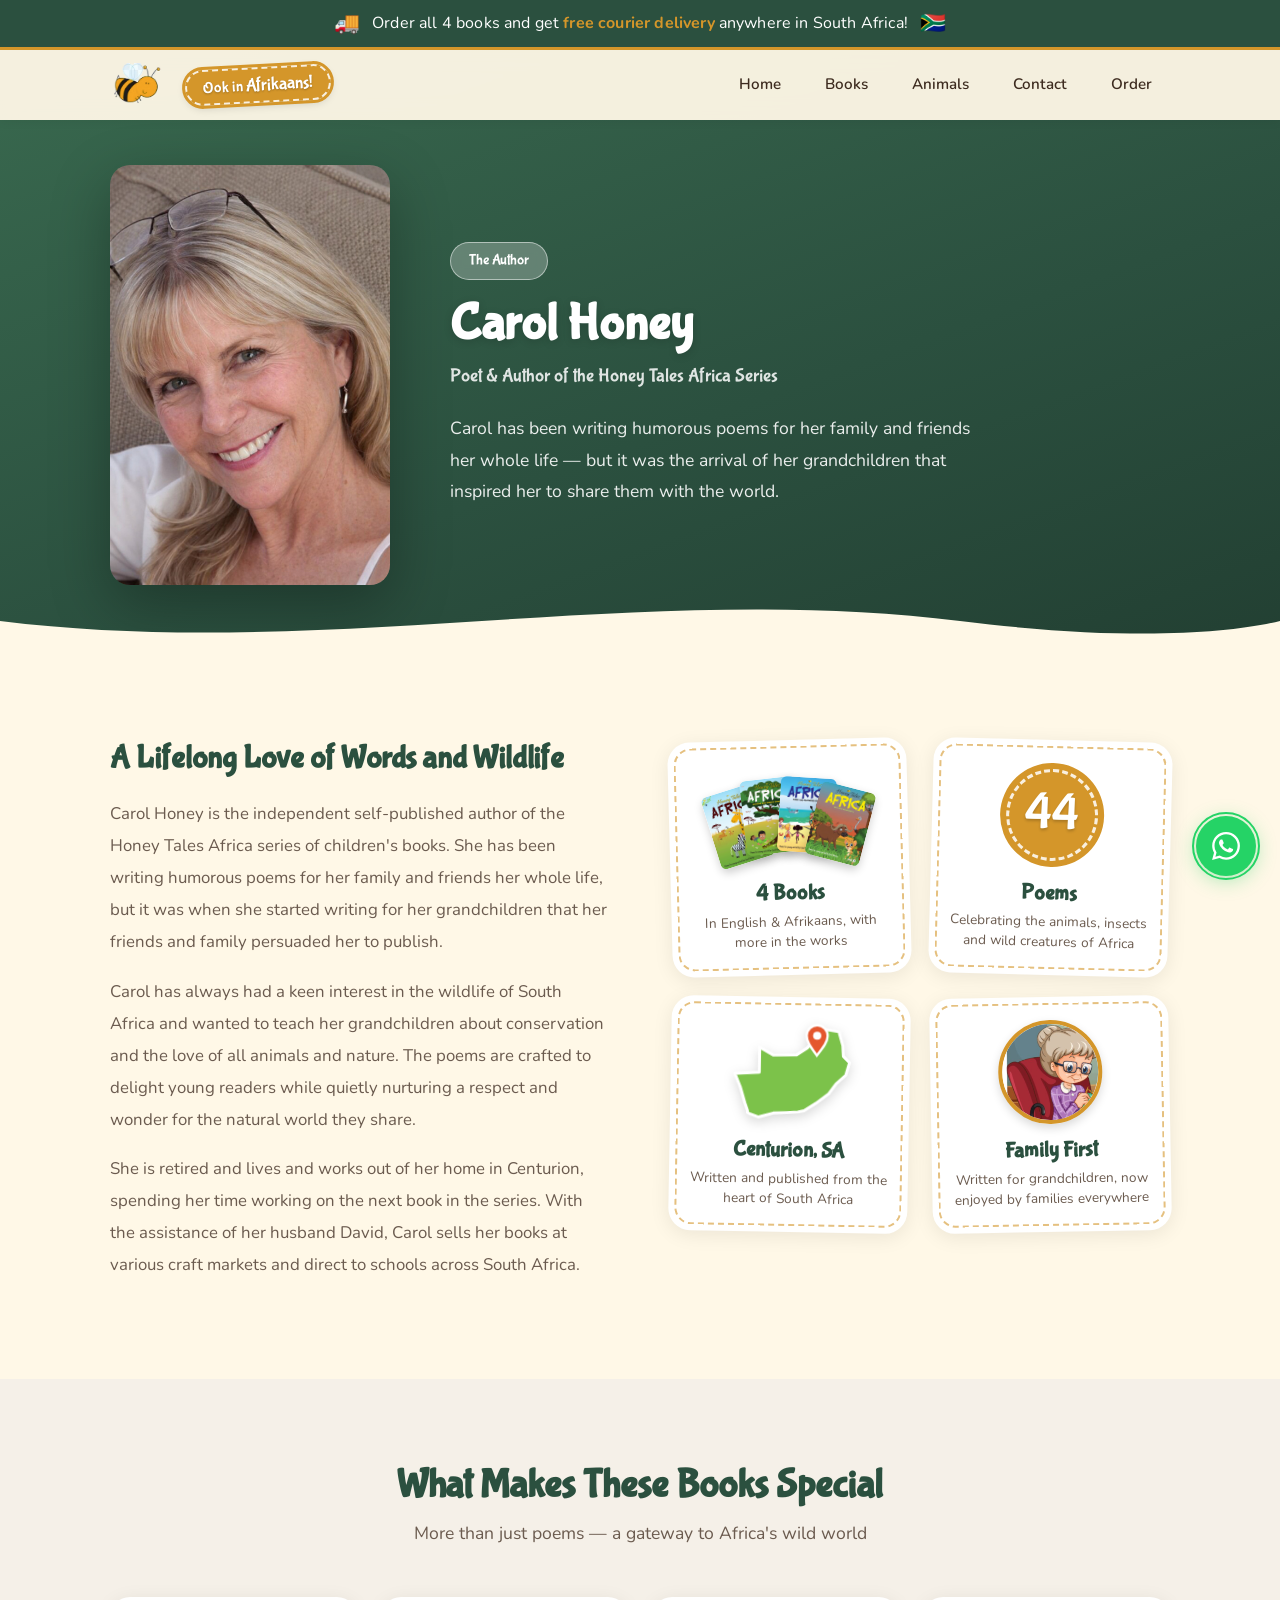
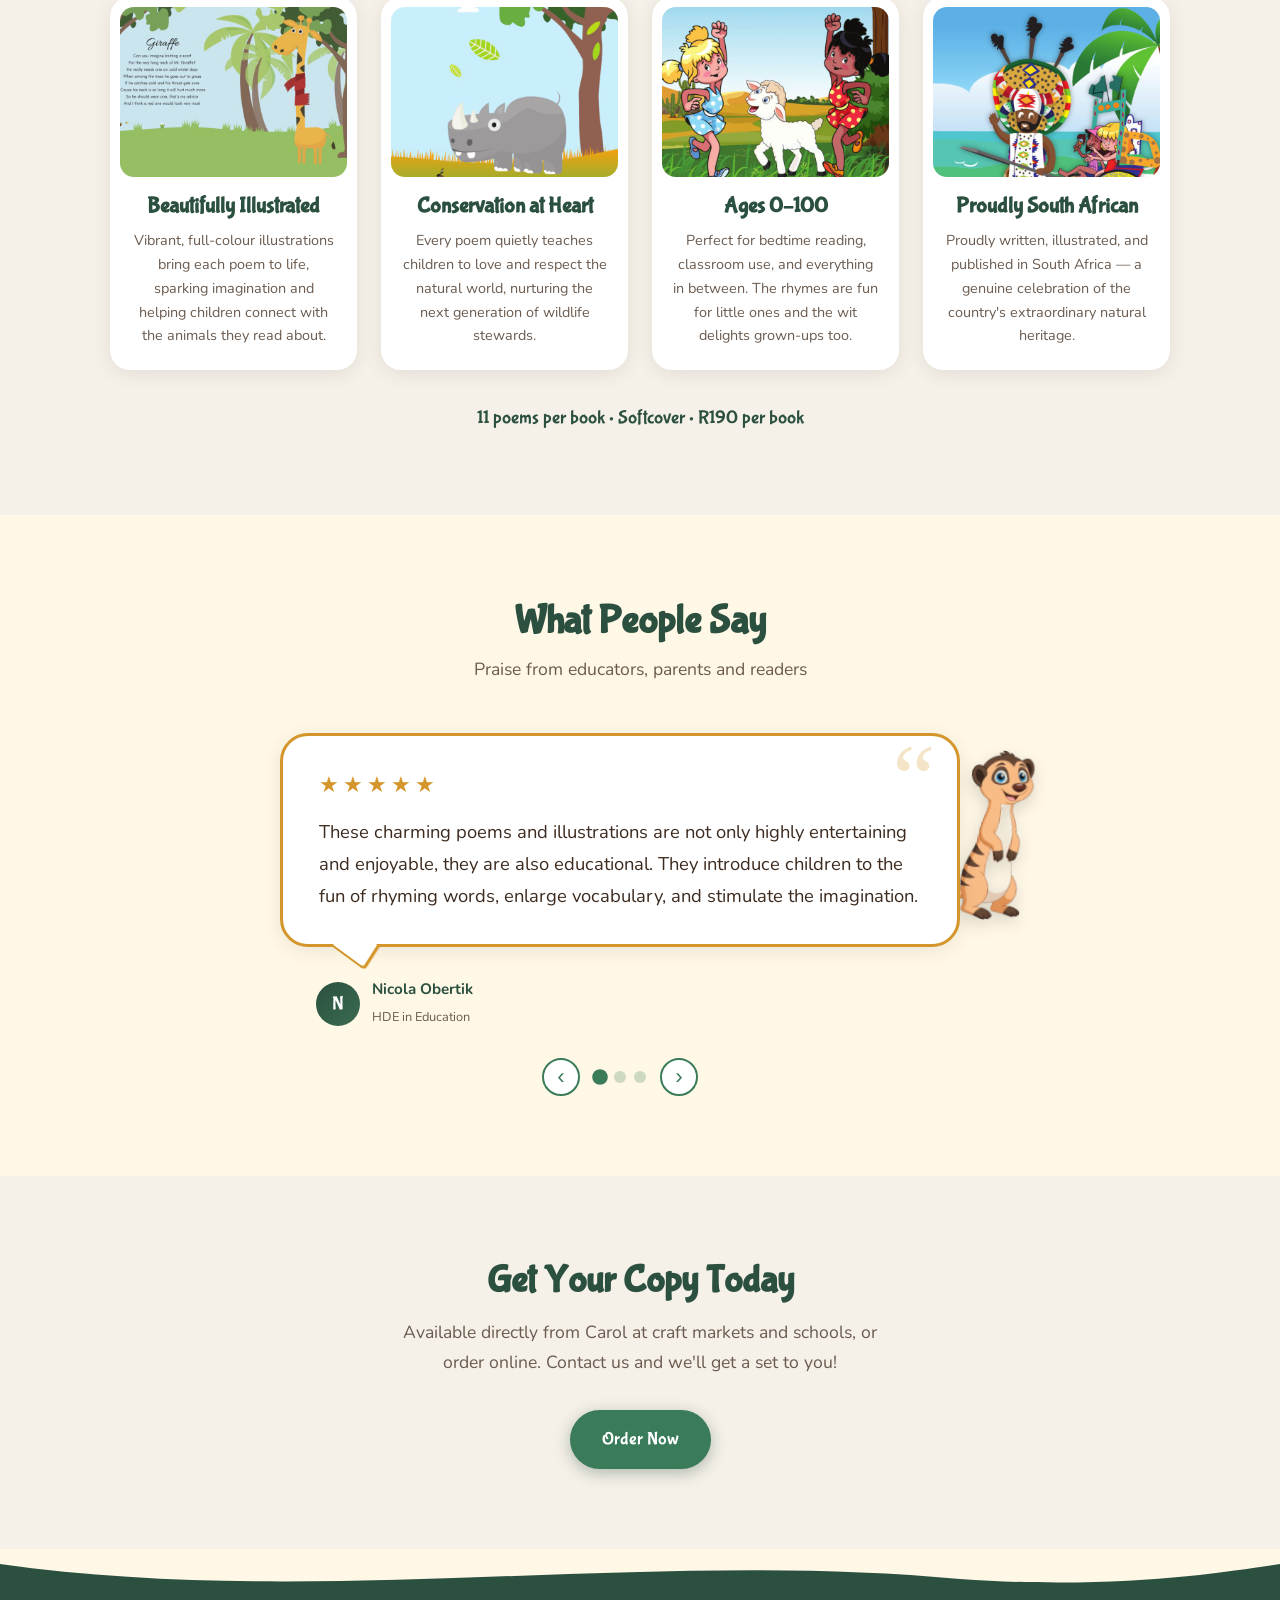
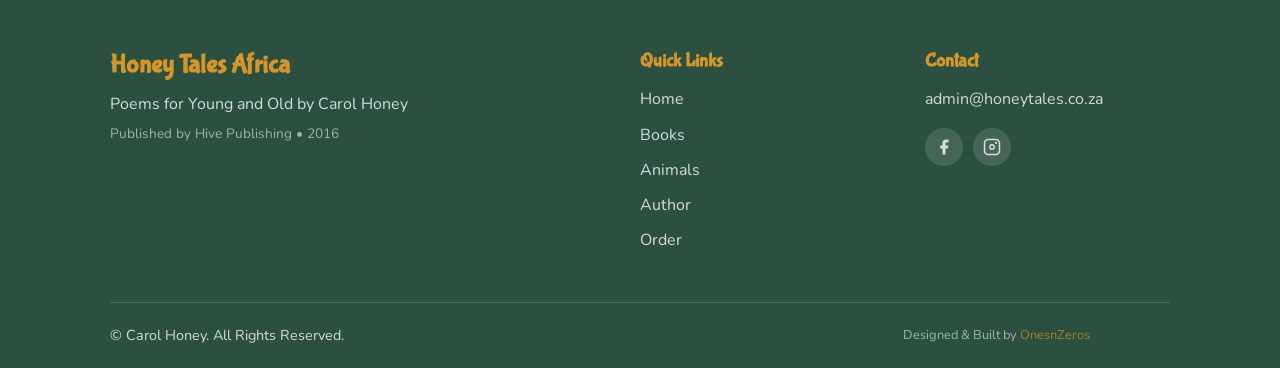
<file: about.html>
<!DOCTYPE html>
<html lang="en">
<head>
    <meta charset="UTF-8">
    <!-- Google tag (gtag.js) -->
    <script async src="https://www.googletagmanager.com/gtag/js?id=G-DBXV2L0RBS"></script>
    <script>
      window.dataLayer = window.dataLayer || [];
      function gtag(){dataLayer.push(arguments);}
      gtag('js', new Date());
      gtag('config', 'G-DBXV2L0RBS');
    </script>
    <meta name="viewport" content="width=device-width, initial-scale=1.0">
    <title data-i18n="about.title">About Carol Honey – Honey Tales Africa</title>
    <meta name="description" data-i18n-content="about.meta" content="Meet Carol Honey, the author behind the Honey Tales Africa children's poetry series. Learn about her love of South African wildlife and how the books came to life.">
    <link rel="preconnect" href="https://fonts.googleapis.com">
    <link rel="preconnect" href="https://fonts.gstatic.com" crossorigin>
    <link href="https://fonts.googleapis.com/css2?family=Bubblegum+Sans&family=Nunito:wght@400;600;700&display=swap" rel="stylesheet">
    <link rel="stylesheet" href="css/styles.css">
    <link rel="stylesheet" href="css/about.css">
    <link rel="icon" type="image/png" href="/assets/images/bee.png">
    <link rel="apple-touch-icon" href="/assets/images/bee.png">
</head>
<body>

    <!-- Free Delivery Banner -->
    <div class="free-delivery-banner">
        <span class="free-delivery-icon">🚚</span>
        <span class="free-delivery-text"><span class="fd-long" data-i18n="banner.long">Order all 4 books and get <strong>free courier delivery</strong> anywhere in South Africa!</span><span class="fd-short" data-i18n="banner.short">All 4 books = <strong>free delivery</strong> in SA!</span></span>
        <span class="free-delivery-icon">🇿🇦</span>
    </div>

    <!-- Navigation -->
    <nav class="navbar" id="navbar">
        <div class="nav-container">
            <a href="/" class="nav-logo">
                <img src="assets/images/bee.png" alt="Honey Tales Africa" class="nav-logo-img">
            </a>
            <button type="button" class="nav-afr-badge" id="langToggle" lang="af" data-i18n="nav.langToggle" aria-label="Lees hierdie bladsy in Afrikaans" data-i18n-aria-label="nav.langToggleLabel">Ook in <strong>Afrikaans!</strong></button>
            <button class="nav-toggle" id="navToggle" aria-label="Toggle navigation">
                <span></span>
                <span></span>
                <span></span>
            </button>
            <ul class="nav-links" id="navLinks">
                <li><a href="/" data-i18n="nav.home">Home</a></li>
                <li><a href="books/africa.html" data-i18n="nav.books">Books</a></li>
                <li><a href="/#animals" data-i18n="nav.animals">Animals</a></li>
                <li class="nav-hidden"><a href="about.html" data-i18n="nav.author">Author</a></li>
                <li><a href="/#contact" data-i18n="nav.contact">Contact</a></li>
                <li><a href="order.html" data-i18n="nav.order">Order</a></li>
            </ul>
        </div>
    </nav>

    <!-- About Hero -->
    <section class="about-hero">
        <div class="container about-hero-inner">
            <div class="about-hero-photo">
                <img src="assets/images/author.png" alt="Carol Honey – Author of Honey Tales Africa" data-i18n-alt="about.photoAlt" class="about-author-img">
            </div>
            <div class="about-hero-text">
                <span class="about-tag" data-i18n="about.tag">The Author</span>
                <h1>Carol Honey</h1>
                <p class="about-hero-role" data-i18n="about.role">Poet &amp; Author of the Honey Tales Africa Series</p>
                <p class="about-hero-intro" data-i18n="about.intro">Carol has been writing humorous poems for her family and friends her whole life — but it was the arrival of her grandchildren that inspired her to share them with the world.</p>
            </div>
        </div>
        <div class="about-hero-wave">
            <svg viewBox="0 0 1440 120" preserveAspectRatio="none">
                <path d="M0,60 C360,120 720,0 1080,60 C1260,90 1380,80 1440,60 L1440,120 L0,120 Z" fill="#FFF8E7"/>
            </svg>
        </div>
    </section>

    <!-- Full Biography -->
    <section class="bio-section">
        <div class="container">
            <div class="bio-grid">
                <div class="bio-text fade-in">
                    <h2 data-i18n="about.bioTitle">A Lifelong Love of Words and Wildlife</h2>
                    <p data-i18n="about.bio1">Carol Honey is the independent self-published author of the Honey Tales Africa series of children's books. She has been writing humorous poems for her family and friends her whole life, but it was when she started writing for her grandchildren that her friends and family persuaded her to publish.</p>
                    <p data-i18n="about.bio2">Carol has always had a keen interest in the wildlife of South Africa and wanted to teach her grandchildren about conservation and the love of all animals and nature. The poems are crafted to delight young readers while quietly nurturing a respect and wonder for the natural world they share.</p>
                    <p data-i18n="about.bio3">She is retired and lives and works out of her home in Centurion, spending her time working on the next book in the series. With the assistance of her husband David, Carol sells her books at various craft markets and direct to schools across South Africa.</p>
                </div>
                <div class="bio-highlights fade-in">
                    <div class="bio-sticker">
                        <div class="bio-sticker-visual bio-sticker-books" aria-hidden="true">
                            <img src="assets/images/africa-cover.png" data-af-src="assets/images/afrikaans-book1.jpeg" alt="">
                            <img src="assets/images/goggas-cover.png" data-af-src="assets/images/afrikaans-book2.jpeg" alt="">
                            <img src="assets/images/friends-cover.png" data-af-src="assets/images/afrikaans-book3.jpeg" alt="">
                            <img src="assets/images/wild-cover.png" data-af-src="assets/images/afrikaans-book4.jpeg" alt="">
                        </div>
                        <h3 data-i18n="about.card1Title">4 Books</h3>
                        <p data-i18n="about.card1">In English &amp; Afrikaans, with more in the works</p>
                    </div>
                    <div class="bio-sticker">
                        <div class="bio-sticker-visual">
                            <span class="bio-count" data-count="44">44</span>
                        </div>
                        <h3 data-i18n="about.card2Title">Poems</h3>
                        <p data-i18n="about.card2">Celebrating the animals, insects and wild creatures of Africa</p>
                    </div>
                    <div class="bio-sticker">
                        <div class="bio-sticker-visual" aria-hidden="true">
                            <svg class="bio-map" viewBox="-4 -4 110 90">
                                <path d="M3.0 42.6 L24.0 41.4 L24.0 19.8 L36.0 26.4 L55.8 25.8 L64.8 19.8 L71.4 12.0 L80.4 3.6 L91.8 5.4 L95.4 17.4 L96.0 26.4 L101.4 31.8 L98.4 42.6 L90.0 50.4 L84.0 58.8 L73.2 67.2 L63.0 73.8 L57.6 75.0 L48.0 75.6 L36.6 76.2 L24.0 79.8 L16.8 77.4 L14.4 76.2 L14.4 74.4 L12.0 67.8 L7.8 54.0Z" fill="#7CC24A" stroke="#fff" stroke-width="2.5" stroke-linejoin="round"/>
                                <g class="bio-map-pin" transform="translate(73.2 26.1)">
                                    <path d="M0 0 C-6 -8 -9 -12 -9 -17 A9 9 0 1 1 9 -17 C9 -12 6 -8 0 0Z" fill="#E4572E" stroke="#fff" stroke-width="2"/>
                                    <circle cx="0" cy="-17" r="3.5" fill="#fff"/>
                                </g>
                            </svg>
                        </div>
                        <h3>Centurion, SA</h3>
                        <p data-i18n="about.card3">Written and published from the heart of South Africa</p>
                    </div>
                    <div class="bio-sticker">
                        <div class="bio-sticker-visual">
                            <img class="bio-sticker-photo" src="assets/images/about/family.jpg" alt="Granny knitting, from Wild &amp; Wonderful" data-i18n-alt="about.card4Alt" width="360" height="360">
                        </div>
                        <h3 data-i18n="about.card4Title">Family First</h3>
                        <p data-i18n="about.card4">Written for grandchildren, now enjoyed by families everywhere</p>
                    </div>
                </div>
            </div>
        </div>
    </section>

    <!-- What Makes the Books Special -->
    <section class="about-features-section">
        <div class="container">
            <h2 class="section-title fade-in" data-i18n="about.featuresTitle">What Makes These Books Special</h2>
            <p class="section-subtitle fade-in" data-i18n="about.featuresSub">More than just poems — a gateway to Africa's wild world</p>
            <div class="about-features-grid">
                <div class="about-feature fade-in">
                    <div class="about-feature-art">
                        <img src="assets/images/about/illustrated.jpg" data-af-src="assets/images/afrikaans-elephant.jpeg" alt="A giraffe poem page from Honey Tales Africa" data-i18n-alt="about.f2Alt" loading="lazy" width="640" height="480">
                    </div>
                    <h3 data-i18n="about.f2Title">Beautifully Illustrated</h3>
                    <p data-i18n="about.f2">Vibrant, full-colour illustrations bring each poem to life, sparking imagination and helping children connect with the animals they read about.</p>
                </div>
                <div class="about-feature fade-in">
                    <div class="about-feature-art">
                        <img src="assets/images/about/conservation.jpg" alt="Rhino from Honey Tales Africa" data-i18n-alt="about.f4Alt" loading="lazy" width="640" height="480">
                    </div>
                    <h3 data-i18n="about.f4Title">Conservation at Heart</h3>
                    <p data-i18n="about.f4">Every poem quietly teaches children to love and respect the natural world, nurturing the next generation of wildlife stewards.</p>
                </div>
                <div class="about-feature fade-in">
                    <div class="about-feature-art">
                        <img src="assets/images/about/ages.jpg" alt="Two girls dancing with a lamb, from Wild &amp; Wonderful" data-i18n-alt="about.f3Alt" loading="lazy" width="640" height="480">
                    </div>
                    <h3 data-i18n="about.f3Title">Ages 0&ndash;100</h3>
                    <p data-i18n="about.f3">Perfect for bedtime reading, classroom use, and everything in between. The rhymes are fun for little ones and the wit delights grown-ups too.</p>
                </div>
                <div class="about-feature fade-in">
                    <div class="about-feature-art">
                        <img src="assets/images/about/south-africa.jpg" alt="Rickshaw man with children on the beach, from Furry &amp; Feathered Friends" data-i18n-alt="about.f6Alt" loading="lazy" width="640" height="480">
                    </div>
                    <h3 data-i18n="about.f6Title">Proudly South African</h3>
                    <p data-i18n="about.f6">Proudly written, illustrated, and published in South Africa — a genuine celebration of the country's extraordinary natural heritage.</p>
                </div>
            </div>
            <p class="about-features-details fade-in" data-i18n="about.details">11 poems per book &bull; Softcover &bull; R190 per book</p>
        </div>
    </section>

    <!-- Testimonials -->
    <section class="about-testimonials-section">
        <div class="container">
            <h2 class="section-title fade-in" data-i18n="about.testimonialsTitle">What People Say</h2>
            <p class="section-subtitle fade-in" data-i18n="about.testimonialsSub">Praise from educators, parents and readers</p>
            <div class="testimonial-carousel fade-in" id="testimonialCarousel">
                <img class="testimonial-peek" src="assets/images/meerkat.png" alt="" aria-hidden="true">
                <div class="testimonial-slides">
                <figure class="testimonial-card">
                    <div class="testimonial-bubble">
                        <div class="testimonial-stars" role="img" aria-label="5 stars" data-i18n-aria-label="about.fiveStars">
                            <span>&#9733;</span><span>&#9733;</span><span>&#9733;</span><span>&#9733;</span><span>&#9733;</span>
                        </div>
                        <blockquote class="testimonial-quote">These charming poems and illustrations are not only highly entertaining and enjoyable, they are also educational. They introduce children to the fun of rhyming words, enlarge vocabulary, and stimulate the imagination.</blockquote>
                    </div>
                    <figcaption class="testimonial-author-row">
                        <div class="testimonial-avatar">N</div>
                        <div class="testimonial-author-info">
                            <strong>Nicola Obertik</strong>
                            <span>HDE in Education</span>
                        </div>
                    </figcaption>
                </figure>
                <figure class="testimonial-card">
                    <div class="testimonial-bubble">
                        <div class="testimonial-stars" role="img" aria-label="5 stars" data-i18n-aria-label="about.fiveStars">
                            <span>&#9733;</span><span>&#9733;</span><span>&#9733;</span><span>&#9733;</span><span>&#9733;</span>
                        </div>
                        <blockquote class="testimonial-quote">This series of delightful poems and illustrations with their humour, warmth, and sheer sense of joy will surely enchant everyone. Honey Tales is a wonderful contribution to the world of children!</blockquote>
                    </div>
                    <figcaption class="testimonial-author-row">
                        <div class="testimonial-avatar">P</div>
                        <div class="testimonial-author-info">
                            <strong>Petra Lombard</strong>
                            <span>Franchisor, M&amp;T Group</span>
                        </div>
                    </figcaption>
                </figure>
                <figure class="testimonial-card">
                    <div class="testimonial-bubble">
                        <div class="testimonial-stars" role="img" aria-label="5 stars" data-i18n-aria-label="about.fiveStars">
                            <span>&#9733;</span><span>&#9733;</span><span>&#9733;</span><span>&#9733;</span><span>&#9733;</span>
                        </div>
                        <blockquote class="testimonial-quote">Carol's poems have a wonderful rhythm that makes them a joy to read aloud. The children in my class absolutely love them — they always want to hear just one more!</blockquote>
                    </div>
                    <figcaption class="testimonial-author-row">
                        <div class="testimonial-avatar">T</div>
                        <div class="testimonial-author-info">
                            <strong data-i18n="about.teacher">Grade R Teacher</strong>
                            <span data-i18n="about.teacherPlace">Centurion, South Africa</span>
                        </div>
                    </figcaption>
                </figure>
                </div>
                <div class="testimonial-controls">
                    <button type="button" class="testimonial-nav" data-dir="-1" aria-label="Previous review" data-i18n-aria-label="about.reviewPrev">&#8249;</button>
                    <div class="testimonial-dots">
                        <button type="button" class="testimonial-dot" aria-label="Review 1" data-i18n-aria-label="about.review1"></button>
                        <button type="button" class="testimonial-dot" aria-label="Review 2" data-i18n-aria-label="about.review2"></button>
                        <button type="button" class="testimonial-dot" aria-label="Review 3" data-i18n-aria-label="about.review3"></button>
                    </div>
                    <button type="button" class="testimonial-nav" data-dir="1" aria-label="Next review" data-i18n-aria-label="about.reviewNext">&#8250;</button>
                </div>
            </div>
        </div>
    </section>

    <!-- Order CTA -->
    <section class="order-section">
        <div class="container">
            <h2 class="fade-in" data-i18n="about.ctaTitle">Get Your Copy Today</h2>
            <p class="fade-in" data-i18n="about.cta">Available directly from Carol at craft markets and schools, or order online. Contact us and we'll get a set to you!</p>
            <div class="order-ctas fade-in">
                <a href="order.html" class="btn btn-primary" data-i18n="about.ctaBtn">Order Now</a>
            </div>
        </div>
    </section>

    <!-- Footer -->
    <footer class="footer">
        <div class="footer-wave">
            <svg viewBox="0 0 1440 80" preserveAspectRatio="none">
                <path d="M0,20 C360,80 720,0 1080,40 C1260,55 1380,30 1440,20 L1440,0 L0,0 Z" fill="#FFF8E7"/>
            </svg>
        </div>
        <div class="container">
            <div class="footer-content">
                <div class="footer-brand">
                    <h3>Honey Tales Africa</h3>
                    <p data-i18n="footer.tagline">Poems for Young and Old by Carol Honey</p>
                    <p class="footer-publisher" data-i18n="footer.publisher">Published by Hive Publishing &bull; 2016</p>
                </div>
                <div class="footer-links">
                    <h4 data-i18n="footer.quickLinks">Quick Links</h4>
                    <ul>
                        <li><a href="/" data-i18n="nav.home">Home</a></li>
                        <li><a href="books/africa.html" data-i18n="nav.books">Books</a></li>
                        <li><a href="/#animals" data-i18n="nav.animals">Animals</a></li>
                        <li><a href="about.html" data-i18n="nav.author">Author</a></li>
                        <li><a href="order.html" data-i18n="nav.order">Order</a></li>
                    </ul>
                </div>
                <div class="footer-contact">
                    <h4 data-i18n="footer.contact">Contact</h4>
                    <p><a href="/#contact">admin@honeytales.co.za</a></p>
                    <div class="footer-social">
                        <a href="https://facebook.com/honeytalesafrica" target="_blank" rel="noopener noreferrer" class="footer-social-link" aria-label="Facebook">
                            <svg width="18" height="18" viewBox="0 0 24 24" fill="currentColor"><path d="M18 2h-3a5 5 0 0 0-5 5v3H7v4h3v8h4v-8h3l1-4h-4V7a1 1 0 0 1 1-1h3z"/></svg>
                        </a>
                        <a href="https://instagram.com/honeytalesafrica" target="_blank" rel="noopener noreferrer" class="footer-social-link" aria-label="Instagram">
                            <svg width="18" height="18" viewBox="0 0 24 24" fill="none" stroke="currentColor" stroke-width="2" stroke-linecap="round" stroke-linejoin="round"><rect x="2" y="2" width="20" height="20" rx="5" ry="5"/><circle cx="12" cy="12" r="3"/><circle cx="17.5" cy="6.5" r="1.5" fill="currentColor" stroke="none"/></svg>
                        </a>
                    </div>
                </div>
            </div>
            <div class="footer-bottom">
                <p data-i18n="footer.rights">&copy; Carol Honey. All Rights Reserved.</p>
                <p class="footer-credit" data-i18n="footer.credit">Designed &amp; Built by <a href="https://onzs.co.za" target="_blank" rel="noopener noreferrer">OnesnZeros</a></p>
            </div>
        </div>
    </footer>

    <!-- WhatsApp Floating Button -->
    <div class="whatsapp-widget" id="whatsappWidget">
        <div class="whatsapp-popup" id="whatsappPopup">
            <div class="whatsapp-popup-header">
                <svg width="20" height="20" viewBox="0 0 24 24" fill="white"><path d="M17.472 14.382c-.297-.149-1.758-.867-2.03-.967-.273-.099-.471-.148-.67.15-.197.297-.767.966-.94 1.164-.173.199-.347.223-.644.075-.297-.15-1.255-.463-2.39-1.475-.883-.788-1.48-1.761-1.653-2.059-.173-.297-.018-.458.13-.606.134-.133.298-.347.446-.52.149-.174.198-.298.298-.497.099-.198.05-.371-.025-.52-.075-.149-.669-1.612-.916-2.207-.242-.579-.487-.5-.669-.51-.173-.008-.371-.01-.57-.01-.198 0-.52.074-.792.372-.272.297-1.04 1.016-1.04 2.479 0 1.462 1.065 2.875 1.213 3.074.149.198 2.096 3.2 5.077 4.487.709.306 1.262.489 1.694.625.712.227 1.36.195 1.871.118.571-.085 1.758-.719 2.006-1.413.248-.694.248-1.289.173-1.413-.074-.124-.272-.198-.57-.347m-5.421 7.403h-.004a9.87 9.87 0 01-5.031-1.378l-.361-.214-3.741.982.998-3.648-.235-.374a9.86 9.86 0 01-1.51-5.26c.001-5.45 4.436-9.884 9.888-9.884 2.64 0 5.122 1.03 6.988 2.898a9.825 9.825 0 012.893 6.994c-.003 5.45-4.437 9.884-9.885 9.884m8.413-18.297A11.815 11.815 0 0012.05 0C5.495 0 .16 5.335.157 11.892c0 2.096.547 4.142 1.588 5.945L.057 24l6.305-1.654a11.882 11.882 0 005.683 1.448h.005c6.554 0 11.89-5.335 11.893-11.893a11.821 11.821 0 00-3.48-8.413z"/></svg>
                <span data-i18n="whatsapp.title">Chat with us!</span>
                <button class="whatsapp-close" id="whatsappClose" aria-label="Close chat popup">&times;</button>
            </div>
            <div class="whatsapp-popup-body">
                <p data-i18n="whatsapp.body">Hi there! Want to order some books? Chat with us on WhatsApp!</p>
            </div>
            <a href="https://wa.me/27832610732?text=Hi!%20I'm%20interested%20in%20Honey%20Tales%20Africa" data-i18n-href="whatsapp.link" target="_blank" rel="noopener noreferrer" class="whatsapp-popup-btn"><span data-i18n="whatsapp.start">Start Chat</span></a>
        </div>
        <button class="whatsapp-fab" id="whatsappFab" aria-label="Open WhatsApp chat" data-i18n-aria-label="whatsapp.open">
            <svg width="28" height="28" viewBox="0 0 24 24" fill="white"><path d="M17.472 14.382c-.297-.149-1.758-.867-2.03-.967-.273-.099-.471-.148-.67.15-.197.297-.767.966-.94 1.164-.173.199-.347.223-.644.075-.297-.15-1.255-.463-2.39-1.475-.883-.788-1.48-1.761-1.653-2.059-.173-.297-.018-.458.13-.606.134-.133.298-.347.446-.52.149-.174.198-.298.298-.497.099-.198.05-.371-.025-.52-.075-.149-.669-1.612-.916-2.207-.242-.579-.487-.5-.669-.51-.173-.008-.371-.01-.57-.01-.198 0-.52.074-.792.372-.272.297-1.04 1.016-1.04 2.479 0 1.462 1.065 2.875 1.213 3.074.149.198 2.096 3.2 5.077 4.487.709.306 1.262.489 1.694.625.712.227 1.36.195 1.871.118.571-.085 1.758-.719 2.006-1.413.248-.694.248-1.289.173-1.413-.074-.124-.272-.198-.57-.347m-5.421 7.403h-.004a9.87 9.87 0 01-5.031-1.378l-.361-.214-3.741.982.998-3.648-.235-.374a9.86 9.86 0 01-1.51-5.26c.001-5.45 4.436-9.884 9.888-9.884 2.64 0 5.122 1.03 6.988 2.898a9.825 9.825 0 012.893 6.994c-.003 5.45-4.437 9.884-9.885 9.884m8.413-18.297A11.815 11.815 0 0012.05 0C5.495 0 .16 5.335.157 11.892c0 2.096.547 4.142 1.588 5.945L.057 24l6.305-1.654a11.882 11.882 0 005.683 1.448h.005c6.554 0 11.89-5.335 11.893-11.893a11.821 11.821 0 00-3.48-8.413z"/></svg>
        </button>
    </div>

    <script src="js/i18n.js"></script>
    <script src="js/books.js"></script>
    <script src="js/about.js"></script>
</body>
</html>
</file>
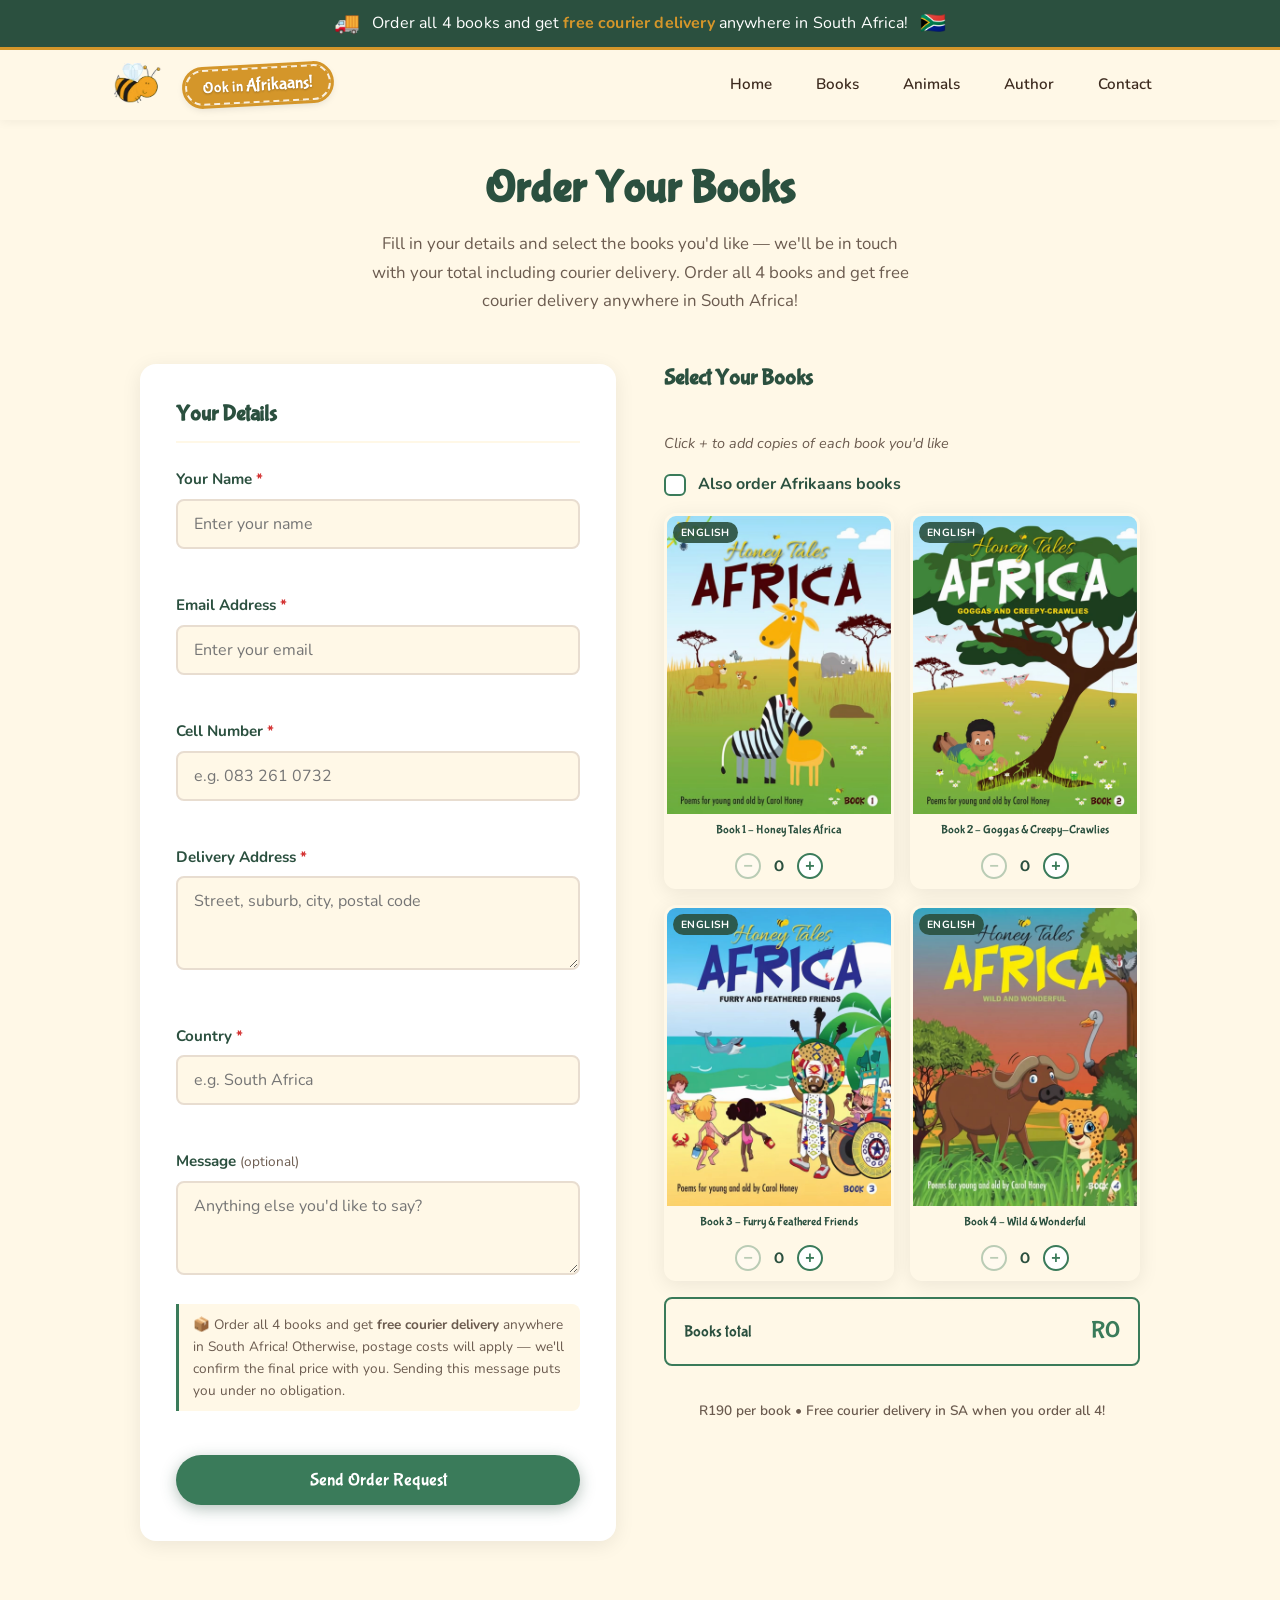
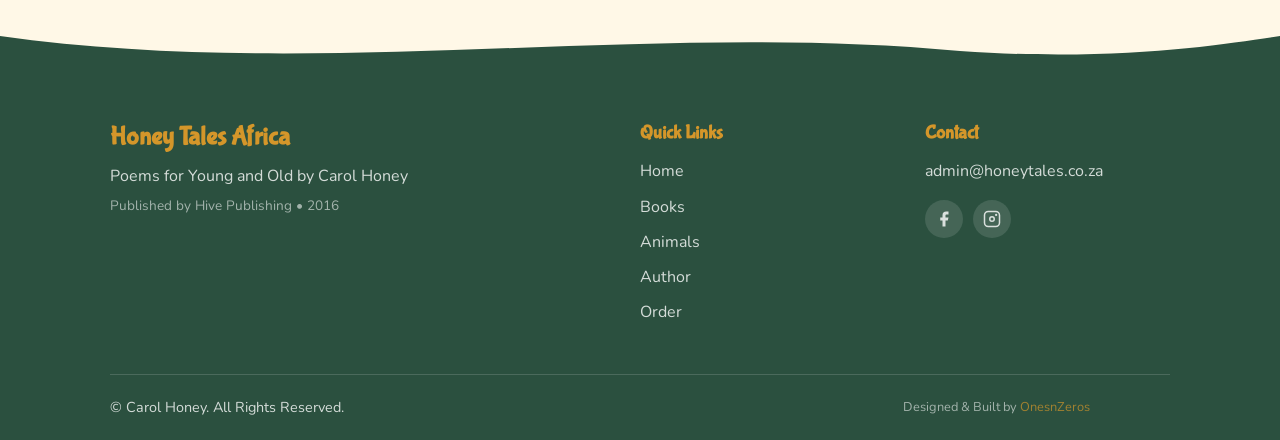
<file: order.html>
<!DOCTYPE html>
<html lang="en">
<head>
    <meta charset="UTF-8">
    <!-- Google tag (gtag.js) -->
    <script async src="https://www.googletagmanager.com/gtag/js?id=G-DBXV2L0RBS"></script>
    <script>
      window.dataLayer = window.dataLayer || [];
      function gtag(){dataLayer.push(arguments);}
      gtag('js', new Date());
      gtag('config', 'G-DBXV2L0RBS');
    </script>
    <meta name="viewport" content="width=device-width, initial-scale=1.0">
    <title data-i18n="order.title">Order – Honey Tales Africa</title>
    <meta name="description" data-i18n-content="order.meta" content="Order your copies of Honey Tales Africa by Carol Honey. Books delivered to your door.">
    <link rel="preconnect" href="https://fonts.googleapis.com">
    <link rel="preconnect" href="https://fonts.gstatic.com" crossorigin>
    <link href="https://fonts.googleapis.com/css2?family=Bubblegum+Sans&family=Nunito:wght@400;600;700&display=swap" rel="stylesheet">
    <link rel="stylesheet" href="css/styles.css">
    <link rel="stylesheet" href="css/order.css">
    <link rel="icon" type="image/png" href="/assets/images/bee.png">
    <link rel="apple-touch-icon" href="/assets/images/bee.png">
</head>
<body>

    <!-- Free Delivery Banner -->
    <div class="free-delivery-banner">
        <span class="free-delivery-icon">🚚</span>
        <span class="free-delivery-text"><span class="fd-long" data-i18n="banner.long">Order all 4 books and get <strong>free courier delivery</strong> anywhere in South Africa!</span><span class="fd-short" data-i18n="banner.short">All 4 books = <strong>free delivery</strong> in SA!</span></span>
        <span class="free-delivery-icon">🇿🇦</span>
    </div>

    <!-- Navigation -->
    <nav class="navbar" id="navbar">
        <div class="nav-container">
            <a href="/" class="nav-logo">
                <img src="assets/images/bee.png" alt="Honey Tales Africa" class="nav-logo-img">
            </a>
            <button type="button" class="nav-afr-badge" id="langToggle" lang="af" data-i18n="nav.langToggle" aria-label="Lees hierdie bladsy in Afrikaans" data-i18n-aria-label="nav.langToggleLabel">Ook in <strong>Afrikaans!</strong></button>
            <button class="nav-toggle" id="navToggle" aria-label="Toggle navigation">
                <span></span>
                <span></span>
                <span></span>
            </button>
            <ul class="nav-links" id="navLinks">
                <li><a href="/" data-i18n="nav.home">Home</a></li>
                <li><a href="books/africa.html" data-i18n="nav.books">Books</a></li>
                <li><a href="/#animals" data-i18n="nav.animals">Animals</a></li>
                <li><a href="about.html" data-i18n="nav.author">Author</a></li>
                <li><a href="/#contact" data-i18n="nav.contact">Contact</a></li>
                <li class="nav-hidden"><a href="order.html" data-i18n="nav.order">Order</a></li>
            </ul>
        </div>
    </nav>

    <!-- Order Page -->
    <main class="order-page">
        <div class="container">
            <div class="order-header">
                <h1 data-i18n="order.h1">Order Your Books</h1>
                <p data-i18n="order.intro">Fill in your details and select the books you'd like — 
                    we'll be in touch with your total including courier delivery. 
                    Order all 4 books and get free courier delivery anywhere in South Africa!</p>
            </div>

            <form class="order-layout" id="orderForm">
                <!-- Left: Contact & Delivery -->
                <div class="order-form-col">
                    <h2 class="order-col-title" data-i18n="order.details">Your Details</h2>

                    <div class="form-group">
                        <label for="name" data-i18n="contact.name">Your Name <span class="required">*</span></label>
                        <input type="text" id="name" name="name" placeholder="Enter your name" data-i18n-placeholder="contact.namePlaceholder" required>
                        <span class="error-message" id="nameError"></span>
                    </div>
                    <div class="form-group">
                        <label for="email" data-i18n="contact.email">Email Address <span class="required">*</span></label>
                        <input type="email" id="email" name="email" placeholder="Enter your email" data-i18n-placeholder="contact.emailPlaceholder" required>
                        <span class="error-message" id="emailError"></span>
                    </div>
                    <div class="form-group">
                        <label for="phone" data-i18n="contact.phone">Cell Number <span class="required">*</span></label>
                        <input type="tel" id="phone" name="phone" placeholder="e.g. 083 261 0732" data-i18n-placeholder="contact.phonePlaceholder" required>
                        <span class="error-message" id="phoneError"></span>
                    </div>
                    <div class="form-group">
                        <label for="address" data-i18n="order.address">Delivery Address <span class="required">*</span></label>
                        <textarea id="address" name="Delivery Address" rows="3" placeholder="Street, suburb, city, postal code" data-i18n-placeholder="contact.addressPlaceholder"></textarea>
                        <span class="error-message" id="addressError"></span>
                    </div>
                    <div class="form-group">
                        <label for="country" data-i18n="order.country">Country <span class="required">*</span></label>
                        <input type="text" id="country" name="Country" placeholder="e.g. South Africa" data-i18n-placeholder="contact.countryPlaceholder">
                        <span class="error-message" id="countryError"></span>
                    </div>
                    <div class="form-group">
                        <label for="message" data-i18n="order.message">Message <span class="optional">(optional)</span></label>
                        <textarea id="message" name="message" rows="3" placeholder="Anything else you'd like to say?" data-i18n-placeholder="contact.messagePlaceholder"></textarea>
                    </div>

                    <p class="order-postage-note" data-i18n="order.postage">
                        📦 Order all 4 books and get <strong>free courier delivery</strong> anywhere in South Africa! Otherwise, postage costs will apply — we'll confirm the final price with you. Sending this message puts you under no obligation.
                    </p>

                    <input type="hidden" id="booksOrdered" name="Books Ordered" value="">
                    <span class="error-message" id="booksError"></span>

                    <button type="submit" class="btn btn-primary order-submit-btn" data-i18n="order.submit">Send Order Request</button>

                    <div class="order-success" id="orderSuccess">
                        <svg width="24" height="24" viewBox="0 0 24 24" fill="none" stroke="#4CAF50" stroke-width="2">
                            <path d="M22 11.08V12a10 10 0 1 1-5.93-9.14"/>
                            <polyline points="22 4 12 14.01 9 11.01"/>
                        </svg>
                        <p data-i18n="order.success">Thank you! We'll be in touch soon with your total.</p>
                    </div>
                </div>

                <!-- Right: Book Selection -->
                <div class="order-books-col">
                    <h2 class="order-col-title" data-i18n="order.select">Select Your Books</h2>
                    <p class="order-books-hint" data-i18n="order.hint">Click + to add copies of each book you'd like</p>
                    <label class="order-toggle-label edition-toggle">
                        <input type="checkbox" id="otherEditionToggle">
                        <span class="order-toggle-box"></span>
                        <span data-i18n="edition.otherToggle">Also order <strong>Afrikaans</strong> books</span>
                    </label>

                    <div class="order-book-grid">
                        <div class="order-book-tile" data-edition="en" data-title="Book 1 – Honey Tales Africa (English)" data-price="190">
                            <img src="assets/images/africa-cover.png" alt="Book 1 – Honey Tales Africa" data-i18n-alt="coverEn.1Alt">
                            <span class="edition-tag" data-i18n="edition.en">English</span>
                            <span class="order-book-label" data-i18n="order.en1">Book 1 – Honey Tales Africa</span>
                            <div class="book-qty-row">
                                <button type="button" class="qty-btn qty-minus" aria-label="Remove" data-i18n-aria-label="contact.remove">−</button>
                                <span class="qty-display">0</span>
                                <button type="button" class="qty-btn qty-plus" aria-label="Add" data-i18n-aria-label="contact.add">+</button>
                            </div>
                        </div>
                        <div class="order-book-tile" data-edition="en" data-title="Book 2 – Goggas &amp; Creepy-Crawlies (English)" data-price="190">
                            <img src="assets/images/goggas-cover.png" alt="Book 2 – Goggas & Creepy-Crawlies" data-i18n-alt="coverEn.2Alt">
                            <span class="edition-tag" data-i18n="edition.en">English</span>
                            <span class="order-book-label" data-i18n="order.en2">Book 2 – Goggas &amp; Creepy-Crawlies</span>
                            <div class="book-qty-row">
                                <button type="button" class="qty-btn qty-minus" aria-label="Remove" data-i18n-aria-label="contact.remove">−</button>
                                <span class="qty-display">0</span>
                                <button type="button" class="qty-btn qty-plus" aria-label="Add" data-i18n-aria-label="contact.add">+</button>
                            </div>
                        </div>
                        <div class="order-book-tile" data-edition="en" data-title="Book 3 – Furry &amp; Feathered Friends (English)" data-price="190">
                            <img src="assets/images/friends-cover.png" alt="Book 3 – Furry & Feathered Friends" data-i18n-alt="coverEn.3Alt">
                            <span class="edition-tag" data-i18n="edition.en">English</span>
                            <span class="order-book-label" data-i18n="order.en3">Book 3 – Furry &amp; Feathered Friends</span>
                            <div class="book-qty-row">
                                <button type="button" class="qty-btn qty-minus" aria-label="Remove" data-i18n-aria-label="contact.remove">−</button>
                                <span class="qty-display">0</span>
                                <button type="button" class="qty-btn qty-plus" aria-label="Add" data-i18n-aria-label="contact.add">+</button>
                            </div>
                        </div>
                        <div class="order-book-tile" data-edition="en" data-title="Book 4 – Wild &amp; Wonderful (English)" data-price="190">
                            <img src="assets/images/wild-cover.png" alt="Book 4 – Wild & Wonderful" data-i18n-alt="coverEn.4Alt">
                            <span class="edition-tag" data-i18n="edition.en">English</span>
                            <span class="order-book-label" data-i18n="order.en4">Book 4 – Wild &amp; Wonderful</span>
                            <div class="book-qty-row">
                                <button type="button" class="qty-btn qty-minus" aria-label="Remove" data-i18n-aria-label="contact.remove">−</button>
                                <span class="qty-display">0</span>
                                <button type="button" class="qty-btn qty-plus" aria-label="Add" data-i18n-aria-label="contact.add">+</button>
                            </div>
                        </div>
                        <div class="order-book-tile" data-edition="af" data-title="Book 1 – Honey Tales Afrika (Afrikaans)" data-price="190">
                            <img src="assets/images/afrikaans-book1.jpeg" alt="Book 1 – Honey Tales Afrika" data-i18n-alt="cover.1Alt">
                            <span class="edition-tag" data-i18n="edition.af">Afrikaans</span>
                            <span class="order-book-label" data-i18n="order.af1">Book 1 – Honey Tales Afrika</span>
                            <div class="book-qty-row">
                                <button type="button" class="qty-btn qty-minus" aria-label="Remove" data-i18n-aria-label="contact.remove">−</button>
                                <span class="qty-display">0</span>
                                <button type="button" class="qty-btn qty-plus" aria-label="Add" data-i18n-aria-label="contact.add">+</button>
                            </div>
                        </div>
                        <div class="order-book-tile" data-edition="af" data-title="Book 2 – Goggas en Kriewelende Kruipertjies (Afrikaans)" data-price="190">
                            <img src="assets/images/afrikaans-book2.jpeg" alt="Book 2 – Goggas en Kriewelende Kruipertjies" data-i18n-alt="cover.2Alt">
                            <span class="edition-tag" data-i18n="edition.af">Afrikaans</span>
                            <span class="order-book-label" data-i18n="order.af2">Book 2 – Goggas en Kriewelende Kruipertjies</span>
                            <div class="book-qty-row">
                                <button type="button" class="qty-btn qty-minus" aria-label="Remove" data-i18n-aria-label="contact.remove">−</button>
                                <span class="qty-display">0</span>
                                <button type="button" class="qty-btn qty-plus" aria-label="Add" data-i18n-aria-label="contact.add">+</button>
                            </div>
                        </div>
                        <div class="order-book-tile" data-edition="af" data-title="Book 3 – Vriende: Veld en Vere (Afrikaans)" data-price="190">
                            <img src="assets/images/afrikaans-book3.jpeg" alt="Book 3 – Vriende: Veld en Vere" data-i18n-alt="cover.3Alt">
                            <span class="edition-tag" data-i18n="edition.af">Afrikaans</span>
                            <span class="order-book-label" data-i18n="order.af3">Book 3 – Vriende: Veld en Vere</span>
                            <div class="book-qty-row">
                                <button type="button" class="qty-btn qty-minus" aria-label="Remove" data-i18n-aria-label="contact.remove">−</button>
                                <span class="qty-display">0</span>
                                <button type="button" class="qty-btn qty-plus" aria-label="Add" data-i18n-aria-label="contact.add">+</button>
                            </div>
                        </div>
                        <div class="order-book-tile" data-edition="af" data-title="Book 4 – Wild en Wonderlik (Afrikaans)" data-price="190">
                            <img src="assets/images/afrikaans-book4.jpeg" alt="Book 4 – Wild en Wonderlik" data-i18n-alt="cover.4Alt">
                            <span class="edition-tag" data-i18n="edition.af">Afrikaans</span>
                            <span class="order-book-label" data-i18n="order.af4">Book 4 – Wild en Wonderlik</span>
                            <div class="book-qty-row">
                                <button type="button" class="qty-btn qty-minus" aria-label="Remove" data-i18n-aria-label="contact.remove">−</button>
                                <span class="qty-display">0</span>
                                <button type="button" class="qty-btn qty-plus" aria-label="Add" data-i18n-aria-label="contact.add">+</button>
                            </div>
                        </div>
                    </div>

                    <div class="order-total-box" id="orderTotalBox">
                        <span class="order-total-label" data-i18n="contact.booksTotal">Books total</span>
                        <span class="order-total-amount" id="orderTotalAmount">R0</span>
                    </div>
                    <p class="order-fx-convert" id="orderFxConvert"></p>
                    <p class="order-price-note" data-i18n="order.priceNote">R190 per book &bull; Free courier delivery in SA when you order all 4!</p>
                </div>
            </form>
        </div>
    </main>

    <!-- Footer -->
    <footer class="footer">
        <div class="footer-wave">
            <svg viewBox="0 0 1440 80" preserveAspectRatio="none">
                <path d="M0,20 C360,80 720,0 1080,40 C1260,55 1380,30 1440,20 L1440,0 L0,0 Z" fill="#FFF8E7"/>
            </svg>
        </div>
        <div class="container">
            <div class="footer-content">
                <div class="footer-brand">
                    <h3>Honey Tales Africa</h3>
                    <p data-i18n="footer.tagline">Poems for Young and Old by Carol Honey</p>
                    <p class="footer-publisher" data-i18n="footer.publisher">Published by Hive Publishing &bull; 2016</p>
                </div>
                <div class="footer-links">
                    <h4 data-i18n="footer.quickLinks">Quick Links</h4>
                    <ul>
                        <li><a href="/" data-i18n="nav.home">Home</a></li>
                        <li><a href="books/africa.html" data-i18n="nav.books">Books</a></li>
                        <li><a href="/#animals" data-i18n="nav.animals">Animals</a></li>
                        <li><a href="about.html" data-i18n="nav.author">Author</a></li>
                        <li><a href="order.html" data-i18n="nav.order">Order</a></li>
                    </ul>
                </div>
                <div class="footer-contact">
                    <h4 data-i18n="footer.contact">Contact</h4>
                    <p><a href="/#contact">admin@honeytales.co.za</a></p>
                    <div class="footer-social">
                        <a href="https://facebook.com/honeytalesafrica" target="_blank" rel="noopener noreferrer" class="footer-social-link" aria-label="Facebook">
                            <svg width="18" height="18" viewBox="0 0 24 24" fill="currentColor"><path d="M18 2h-3a5 5 0 0 0-5 5v3H7v4h3v8h4v-8h3l1-4h-4V7a1 1 0 0 1 1-1h3z"/></svg>
                        </a>
                        <a href="https://instagram.com/honeytalesafrica" target="_blank" rel="noopener noreferrer" class="footer-social-link" aria-label="Instagram">
                            <svg width="18" height="18" viewBox="0 0 24 24" fill="none" stroke="currentColor" stroke-width="2" stroke-linecap="round" stroke-linejoin="round"><rect x="2" y="2" width="20" height="20" rx="5" ry="5"/><circle cx="12" cy="12" r="3"/><circle cx="17.5" cy="6.5" r="1.5" fill="currentColor" stroke="none"/></svg>
                        </a>
                    </div>
                </div>
            </div>
            <div class="footer-bottom">
                <p data-i18n="footer.rights">&copy; Carol Honey. All Rights Reserved.</p>
                <p class="footer-credit" data-i18n="footer.credit">Designed &amp; Built by <a href="https://onzs.co.za" target="_blank" rel="noopener noreferrer">OnesnZeros</a></p>
            </div>
        </div>
    </footer>

    <script src="js/i18n.js"></script>
    <script src="js/order.js"></script>
    <script src="js/main.js" type="module"></script>
</body>
</html>
</file>
<file: css/styles.css>
/* ==========================================
   Honey Tales Africa - Stylesheet
   ========================================== */

/* --- Variables --- */
:root {
    --honey: #D4962A;
    --honey-dark: #B87D22;
    --action: #3A7B5A;
    --action-dark: #2D6346;
    --safari-green: #4CAF50;
    --safari-green-dark: #388E3C;
    --sunset-orange: #FF6B35;
    --brown: #2B503F;
    --brown-light: #3A6B50;
    --cream: #FFF8E7;
    --sky-blue: #87CEEB;
    --white: #ffffff;
    --text-dark: #3D2B1F;
    --text-muted: #6B5B4F;
    --shadow: 0 4px 20px rgba(0, 0, 0, 0.08);
    --shadow-hover: 0 8px 30px rgba(0, 0, 0, 0.15);
    --radius: 16px;
    --radius-sm: 8px;
    --transition: 0.3s ease;
}

/* --- Reset & Base --- */
*,
*::before,
*::after {
    box-sizing: border-box;
    margin: 0;
    padding: 0;
}

html {
    scroll-behavior: smooth;
    scroll-padding-top: 120px;
}

body {
    font-family: 'Nunito', sans-serif;
    color: var(--text-dark);
    background-color: var(--cream);
    line-height: 1.7;
    overflow-x: hidden;

}

h1, h2, h3, h4 {
    font-family: 'Bubblegum Sans', cursive;
    line-height: 1.3;
}

a {
    color: var(--action);
    text-decoration: none;
    transition: color var(--transition);
}

a:hover {
    color: var(--sunset-orange);
}

img {
    max-width: 100%;
    height: auto;
}

.container {
    max-width: 1100px;
    margin: 0 auto;
    padding: 0 20px;
}

/* --- Buttons --- */
.btn {
    display: inline-block;
    padding: 14px 32px;
    border-radius: 50px;
    font-family: 'Bubblegum Sans', cursive;
    font-size: 1.15rem;
    border: none;
    cursor: pointer;
    transition: all var(--transition);
    text-align: center;
}

.btn-primary {
    background: var(--action);
    color: var(--white);
    box-shadow: 0 4px 15px rgba(43, 80, 63, 0.35);
}

.btn-primary:hover {
    background: var(--action-dark);
    color: var(--white);
    transform: translateY(-2px);
    box-shadow: 0 6px 20px rgba(43, 80, 63, 0.45);
}

.btn-secondary {
    background: var(--safari-green);
    color: var(--white);
    box-shadow: 0 4px 15px rgba(76, 175, 80, 0.4);
}

.btn-secondary:hover {
    background: var(--safari-green-dark);
    color: var(--white);
    transform: translateY(-2px);
    box-shadow: 0 6px 20px rgba(76, 175, 80, 0.5);
}

/* --- Free Delivery Banner --- */
.free-delivery-banner {
    position: fixed;
    top: 0;
    left: 0;
    right: 0;
    z-index: 1100;
    background: #2B503F;
    border-bottom: 3px solid var(--honey);
    color: #fff;
    text-align: center;
    padding: 10px 24px;
    display: flex;
    align-items: center;
    justify-content: center;
    gap: 12px;
    font-family: 'Nunito', sans-serif;
    font-size: 1rem;
    letter-spacing: 0.01em;
}

.free-delivery-banner strong {
    color: var(--honey);
}

.free-delivery-icon {
    font-size: 1.3rem;
    line-height: 1;
    flex-shrink: 0;
}

.fd-short { display: none; }
.fd-long  { display: inline; }

/* Push navbar below the fixed banner — JS sets --banner-h precisely, this is the CSS fallback */
body:has(.free-delivery-banner) .navbar {
    top: var(--banner-h, 43px);
}

/* Scroll padding accounts for fixed banner + navbar */
body:has(.free-delivery-banner) {
    scroll-padding-top: 120px;
}

/* --- Navigation --- */
.navbar {
    position: fixed;
    top: 0;
    left: 0;
    right: 0;
    z-index: 1000;
    background: rgba(255, 248, 231, 0.95);
    backdrop-filter: blur(10px);
    box-shadow: 0 2px 10px rgba(0, 0, 0, 0.05);
    transition: all var(--transition);
}

.navbar.scrolled {
    box-shadow: 0 2px 20px rgba(0, 0, 0, 0.1);
}

.nav-container {
    max-width: 1100px;
    margin: 0 auto;
    padding: 0 20px;
    display: flex;
    align-items: center;
    justify-content: space-between;
    height: 70px;
}

.nav-logo {
    display: flex;
    align-items: center;
}

.nav-logo-img {
    height: 44px;
    width: auto;
}

.hero-bee-wrap {
    z-index: 2;
    animation: float1 3s ease-in-out infinite;
}

.hero-bee {
    width: 120px;
    height: auto;
    display: block;
    filter: drop-shadow(0 6px 16px rgba(0,0,0,0.2));
}

.nav-links {
    display: flex;
    list-style: none;
    gap: 8px;
    margin-left: auto;
}

/* "Also in Afrikaans" badge beside the logo */
.nav-afr-badge {
    margin-left: 20px;
    padding: 5px 16px;
    border-radius: 50px;
    background: var(--honey);
    border: 2px dashed rgba(255, 255, 255, 0.85);
    outline: 3px solid var(--honey);
    color: #fff;
    font-family: 'Bubblegum Sans', cursive;
    font-size: 1rem;
    line-height: 1.2;
    white-space: nowrap;
    text-shadow: 0 1px 2px rgba(0, 0, 0, 0.25);
    box-shadow: 0 3px 8px rgba(0, 0, 0, 0.15);
    transform: rotate(-3deg);
    cursor: pointer;
    transition: background var(--transition), outline-color var(--transition);
}

.nav-afr-badge:hover,
.nav-afr-badge:focus-visible {
    background: var(--honey-dark);
    outline-color: var(--honey-dark);
}

.nav-afr-badge strong {
    font-size: 1.15rem;
    font-weight: normal;
}

.nav-links a {
    display: block;
    padding: 8px 18px;
    border-radius: 50px;
    color: var(--text-dark);
    font-weight: 600;
    font-size: 0.95rem;
    transition: all var(--transition);
}

.nav-links a:hover {
    background: var(--action);
    color: var(--white);
}

.nav-links .nav-hidden {
    display: none;
}

.nav-toggle {
    display: none;
    flex-direction: column;
    gap: 5px;
    background: none;
    border: none;
    cursor: pointer;
    padding: 8px;
}

.nav-toggle span {
    display: block;
    width: 26px;
    height: 3px;
    background: var(--brown);
    border-radius: 3px;
    transition: all var(--transition);
}

.nav-toggle.active span:nth-child(1) {
    transform: rotate(45deg) translate(5px, 6px);
}

.nav-toggle.active span:nth-child(2) {
    opacity: 0;
}

.nav-toggle.active span:nth-child(3) {
    transform: rotate(-45deg) translate(5px, -6px);
}

/* --- Hero Section --- */
.hero {
    position: relative;
    height: 100svh;
    min-height: 620px;
    display: flex;
    flex-direction: column;
    align-items: center;
    justify-content: center;
    gap: 28px;
    background: linear-gradient(160deg, #3A6B50 0%, #2B503F 60%, #223F32 100%);
    padding: 80px 20px 20px;
    overflow: hidden;
}

.hero-logo-wrap {
    z-index: 2;
}

.hero-logo {
    width: 180px;
    max-width: 50vw;
    display: block;
    height: auto;
    filter: drop-shadow(0 4px 12px rgba(0,0,0,0.2));
}

.hero-books {
    position: relative;
    z-index: 5;
    display: flex;
    gap: 32px;
    align-items: center;
    justify-content: center;
    flex-wrap: wrap;
    perspective: 1200px;
}

.hero-book {
    flex-shrink: 0;
    width: 300px;
    text-decoration: none;
    display: block;
    cursor: pointer;
    transition: transform 0.7s cubic-bezier(0.34, 1.56, 0.64, 1);
    position: relative;
}

.hero-book--1 { transform: rotate(-5deg); }
.hero-book--2 { transform: rotate(4deg); }
.hero-book--3 { transform: rotate(3deg); }
.hero-book--4 { transform: rotate(-6deg); }

/* Active book while video plays */
.hero-book--1.is-playing {
    transform: rotate(-3deg) scale(1.18) translateY(18px) perspective(700px) rotateX(-5deg);
    z-index: 10;
}
.hero-book--2.is-playing {
    transform: rotate(1deg) scale(1.22) translateY(44px) perspective(700px) rotateX(-6deg);
    z-index: 10;
}
.hero-book--3.is-playing {
    transform: rotate(-1deg) scale(1.22) translateY(44px) perspective(700px) rotateX(-6deg);
    z-index: 10;
}
.hero-book--4.is-playing {
    transform: rotate(-3deg) scale(1.18) translateY(18px) perspective(700px) rotateX(-5deg);
    z-index: 10;
}

.hero-book.is-playing .hero-cover-img {
    box-shadow: 0 48px 96px rgba(0, 0, 0, 0.55), 0 0 0 3px rgba(255, 255, 255, 0.25);
}

.hero-book--1 .hero-cover-img {
    animation: float1 4s ease-in-out infinite;
}

.hero-book--2 .hero-cover-img {
    animation: float1 4s ease-in-out infinite;
    animation-delay: 2.5s;
}

.hero-book--3 .hero-cover-img {
    animation: float1 4s ease-in-out infinite;
    animation-delay: 5s;
}

.hero-book--4 .hero-cover-img {
    animation: float1 4s ease-in-out infinite;
    animation-delay: 7.5s;
}

.hero-cover-img {
    width: 300px;
    height: 400px;
    aspect-ratio: 3 / 4;
    object-fit: cover;
    border-radius: 12px;
    box-shadow: 0 16px 40px rgba(0, 0, 0, 0.3);
    display: block;
    outline: none;
    border: none;
    -webkit-appearance: none;
}

@keyframes float1 {
    0%, 100% { transform: translateY(0); }
    50% { transform: translateY(-12px); }
}

.hero-content {
    text-align: center;
    position: relative;
    z-index: 2;
    max-width: 500px;
    margin-left: auto;
    margin-right: 5%;
}

.hero-content::before {
    content: '';
    position: absolute;
    inset: -60px -80px;
    background: radial-gradient(ellipse at center, rgba(255, 255, 255, 0.12) 0%, transparent 70%);
    border-radius: 50%;
    pointer-events: none;
    z-index: -1;
}


.hero-author {
    font-size: 1.2rem;
    color: var(--brown);
    font-style: italic;
    font-weight: 600;
    margin-bottom: 24px;
    letter-spacing: 0.02em;
}

.hero-badges {
    display: flex;
    gap: 10px;
    justify-content: center;
    flex-wrap: wrap;
    margin-bottom: 24px;
}

.hero-badge {
    backdrop-filter: blur(6px);
    font-family: 'Bubblegum Sans', cursive;
    font-size: 0.95rem;
    padding: 6px 16px;
    border-radius: 50px;
    border: 2px solid;
}

.hero-badge:nth-child(1) {
    background: rgba(245, 166, 35, 0.25);
    border-color: rgba(245, 166, 35, 0.7);
    color: var(--brown);
}

.hero-badge:nth-child(2) {
    background: rgba(76, 175, 80, 0.25);
    border-color: rgba(76, 175, 80, 0.7);
    color: var(--brown);
}

.hero-badge:nth-child(3) {
    background: rgba(255, 107, 53, 0.25);
    border-color: rgba(255, 107, 53, 0.7);
    color: var(--brown);
}

.hero-review {
    margin-bottom: 28px;
}

.hero-stars {
    color: var(--honey);
    font-size: 1.4rem;
    letter-spacing: 3px;
    margin-bottom: 6px;
    text-shadow: 0 1px 4px rgba(0,0,0,0.15);
}

.hero-quote {
    font-size: 1.05rem;
    color: var(--text-dark);
    font-style: italic;
    font-weight: 600;
    margin-bottom: 2px;
}

.hero-quote-attr {
    font-size: 0.85rem;
    color: var(--brown);
    font-weight: 700;
}

.hero-ctas {
    display: flex;
    gap: 14px;
    justify-content: center;
    flex-wrap: wrap;
}

.btn-outline {
    background: rgba(255, 255, 255, 0.15);
    color: var(--brown);
    border: 2px solid rgba(255, 255, 255, 0.9);
    box-shadow: 0 4px 15px rgba(255, 255, 255, 0.2);
    backdrop-filter: blur(4px);
}

.btn-outline:hover {
    background: rgba(255, 255, 255, 0.3);
    color: var(--brown);
    border-color: var(--white);
    transform: translateY(-2px);
}

.hero-paws {
    position: absolute;
    inset: 0;
    pointer-events: none;
}

.hero-paw {
    position: absolute;
    fill: rgba(255, 255, 255, 0.35);
}

.hero-paw--1 {
    top: 8%;
    right: -2%;
    transform: rotate(25deg);
}

.hero-paw--2 {
    bottom: 18%;
    right: 4%;
    transform: rotate(-15deg);
}

.hero-paw--3 {
    top: 40%;
    left: -4%;
    transform: rotate(40deg);
}

.hero .btn {
    font-size: 1.25rem;
    padding: 16px 40px;
}

.hero-wave {
    position: absolute;
    bottom: -1px;
    left: 0;
    right: 0;
    z-index: 3;
}

.hero-wave svg {
    display: block;
    width: 100%;
    height: 80px;
}

/* --- Hero Series Pills --- */
.hero-series-pills {
    position: relative;
    z-index: 2;
    display: flex;
    align-items: center;
    justify-content: center;
    gap: 0;
    flex-wrap: wrap;
    row-gap: 16px;
    background: rgba(255, 255, 255, 0.18);
    backdrop-filter: blur(8px);
    -webkit-backdrop-filter: blur(8px);
    border: 1px solid rgba(255, 255, 255, 0.35);
    border-radius: 60px;
    padding: 14px 8px;
}

.hero-series-pill {
    display: flex;
    flex-direction: column;
    align-items: center;
    gap: 2px;
    padding: 0 32px;
}

.hero-series-number {
    font-family: 'Bubblegum Sans', cursive;
    font-size: 1.7rem;
    color: #fff;
    line-height: 1;
    text-shadow: 0 1px 3px rgba(0,0,0,0.2);
    overflow: hidden;
    display: block;
    white-space: nowrap;
}

@keyframes statScrollUp {
    from { transform: translateY(110%); opacity: 0; }
    to   { transform: translateY(0);    opacity: 1; }
}

@keyframes statPop {
    0%   { transform: scale(1); }
    40%  { transform: scale(1.45); }
    65%  { transform: scale(0.88); }
    85%  { transform: scale(1.15); }
    100% { transform: scale(1); }
}

.stat-scroll {
    display: inline-block;
    animation: statScrollUp 0.38s cubic-bezier(0.22, 1, 0.36, 1) forwards;
}

.stat-pop {
    animation: statPop 0.5s cubic-bezier(0.36, 0.07, 0.19, 0.97) forwards;
}



/* --- Contact section FX --- */
.contact-fx-convert {
    font-family: 'Bubblegum Sans', cursive;
    font-size: 0.85rem;
    color: var(--text-muted);
    text-align: right;
    margin: 2px 0 4px;
    min-height: 1em;
}

.hero-series-label {
    font-size: 0.75rem;
    color: rgba(255, 255, 255, 0.85);
    font-weight: 700;
    text-transform: uppercase;
    letter-spacing: 0.08em;
}

.hero-series-divider {
    width: 1px;
    height: 36px;
    background: rgba(255, 255, 255, 0.4);
    flex-shrink: 0;
}

/* --- Section Titles --- */
.section-title {
    font-size: 2.5rem;
    color: var(--brown);
    text-align: center;
    margin-bottom: 8px;
}

.section-subtitle {
    text-align: center;
    color: var(--text-muted);
    font-size: 1.1rem;
    margin-bottom: 48px;
}

/* --- Series Strip --- */
.series-strip {
    background: var(--white);
    padding: 48px 0;
    border-top: 1px solid rgba(0,0,0,0.06);
    border-bottom: 1px solid rgba(0,0,0,0.06);
}

.series-pills {
    display: flex;
    align-items: center;
    justify-content: center;
    gap: 0;
    flex-wrap: wrap;
    row-gap: 24px;
}

.series-pill {
    display: flex;
    flex-direction: column;
    align-items: center;
    gap: 4px;
    padding: 0 48px;
}

.series-pill-number {
    font-family: 'Bubblegum Sans', cursive;
    font-size: 2.2rem;
    color: var(--honey);
    line-height: 1;
}

.series-pill-label {
    font-size: 0.875rem;
    color: var(--text-muted);
    font-weight: 600;
    text-transform: uppercase;
    letter-spacing: 0.08em;
}

.series-divider {
    width: 1px;
    height: 48px;
    background: rgba(0,0,0,0.12);
    flex-shrink: 0;
}

/* --- Books Section (legacy) --- */
.books-section {
    background: var(--cream);
    padding: 80px 0;
}

/* Compact 4-book grid */
.books-grid {
    display: grid;
    grid-template-columns: repeat(4, 1fr);
    gap: 24px;
}

.books-grid-card {
    background: var(--white);
    border-radius: var(--radius);
    box-shadow: var(--shadow);
    overflow: hidden;
    text-decoration: none;
    display: flex;
    flex-direction: column;
    transition: transform var(--transition), box-shadow var(--transition);
}

.books-grid-card:hover {
    transform: translateY(-6px);
    box-shadow: var(--shadow-hover);
}

.books-grid-cover img {
    width: 100%;
    aspect-ratio: 3 / 4;
    object-fit: cover;
    display: block;
    transition: transform 0.4s ease;
}

.books-grid-card:hover .books-grid-cover img {
    transform: scale(1.04);
}

.books-grid-cover {
    overflow: hidden;
}

.books-grid-info {
    padding: 16px 18px 20px;
    display: flex;
    flex-direction: column;
    gap: 6px;
    flex: 1;
}

.books-grid-info h3 {
    font-size: 1rem;
    color: var(--brown);
    line-height: 1.3;
}

.books-grid-info p {
    color: var(--text-muted);
    font-size: 0.875rem;
    line-height: 1.5;
    flex: 1;
}

.books-grid-cta {
    font-family: 'Bubblegum Sans', cursive;
    font-size: 0.9rem;
    color: var(--honey-dark);
    margin-top: 4px;
}

.book-item {
    display: flex;
    gap: 40px;
    align-items: center;
    background: var(--white);
    border-radius: var(--radius);
    box-shadow: var(--shadow);
    overflow: hidden;
    padding: 32px;
}

.book-item-cover {
    flex: 0 0 250px;
}

.book-item-cover img {
    width: 100%;
    border-radius: var(--radius-sm);
    box-shadow: 0 6px 20px rgba(0, 0, 0, 0.15);
    transition: transform var(--transition);
}

.book-item-cover img:hover {
    transform: scale(1.03);
}

.book-item-info {
    flex: 1;
    min-width: 0;
}

.book-item-info h3 {
    font-size: 1.8rem;
    color: var(--brown);
    margin-bottom: 16px;
}

.book-item-info p {
    color: var(--text-muted);
    margin-bottom: 24px;
    line-height: 1.8;
    font-size: 1.05rem;
}

.book-item-info .btn {
    margin-top: 8px;
}

.book-number-badge {
    display: inline-block;
    background: var(--honey);
    color: var(--white);
    font-family: 'Bubblegum Sans', cursive;
    font-size: 0.85rem;
    padding: 4px 14px;
    border-radius: 50px;
    margin-bottom: 10px;
}

.book-item-ctas {
    display: flex;
    gap: 12px;
    flex-wrap: wrap;
    margin-top: 8px;
}

.book-item-sample {
    flex: 0 0 250px;
}

.book-item-sample img {
    width: 100%;
    border-radius: var(--radius-sm);
    box-shadow: 0 6px 20px rgba(0, 0, 0, 0.15);
    transition: transform var(--transition);
}

.book-item-sample img:hover {
    transform: scale(1.03);
}

@media (max-width: 768px) {
    .book-item {
        flex-direction: column;
        text-align: center;
    }

    .book-item-cover {
        flex: none;
        max-width: 200px;
    }

    .book-item-sample {
        flex: none;
        max-width: 200px;
    }
}

/* --- Animals Section --- */
.animals-section {
    background: var(--cream);
    padding: 80px 0;
}

.animal-gallery {
    display: flex;
    justify-content: center;
    align-items: flex-end;
    flex-wrap: nowrap;
    gap: 60px;
    margin-bottom: 50px;
    position: relative;
}

.animal-item--meerkat {
    display: flex;
    flex-direction: column;
    align-items: center;
}

.animal-item.animal-item--meerkat > img {
    max-height: 200px !important;
    width: auto;
}

.animal-item {
    text-align: center;
    cursor: pointer;
    transition: transform var(--transition);
    position: relative;
}

.animal-item:hover {
    transform: scale(1.06);
}

.animal-image-wrap {
    display: flex;
    justify-content: center;
    align-items: flex-end;
    height: 300px;
}

.animal-item img:not(.click-me-hint) {
    max-height: 100%;
    width: auto;
    display: block;
    margin: 0 auto;
    transition: transform var(--transition);
}

/* Temporarily hide the animal gallery while layout is stabilized */
.animal-gallery {
    display: none !important;
}

.animals-intro .section-title,
.animals-intro .section-subtitle {
    display: none !important;
}

.animal-name {
    font-size: 1.4rem;
    color: var(--brown);
    margin-top: 12px;
}

.click-me-hint {
    width: 35%;
    height: auto;
    position: absolute;
    top: -16%;
    left: 15%;
    z-index: 2;
}

.animals-cta {
    text-align: center;
    padding: 30px;
    background: var(--white);
    border-radius: var(--radius);
    box-shadow: var(--shadow);
}

.animals-cta p {
    margin-bottom: 12px;
    color: var(--text-muted);
}

.animals-cta .btn {
    margin-top: 8px;
}

/* --- About Section --- */
/* About teaser on landing page */
.about-teaser {
    display: flex;
    align-items: center;
    gap: 60px;
    padding: 40px 0;
}

.about-teaser-photo {
    flex: 0 0 220px;
}

.about-teaser-photo .author-book-cover {
    width: 100%;
    border-radius: var(--radius);
    box-shadow: var(--shadow-hover);
}

.about-teaser-text h2 {
    font-size: 2.2rem;
    color: var(--brown);
    margin-bottom: 4px;
}

.about-teaser-text p {
    color: var(--text-muted);
    line-height: 1.8;
    margin-bottom: 12px;
}

.about-teaser-text .btn {
    margin-top: 8px;
}

.about-section {
    background: linear-gradient(135deg, #FFF3D4, #FFE8C2);
    position: relative;
    padding: 40px 0;
}

.about-wave-top,
.about-wave-bottom {
    position: absolute;
    left: 0;
    right: 0;
}

.about-wave-top {
    top: -1px;
}

.about-wave-bottom {
    bottom: -1px;
}

.about-wave-top svg,
.about-wave-bottom svg {
    display: block;
    width: 100%;
    height: 60px;
}

.about-grid {
    display: grid;
    grid-template-columns: 1fr 1fr;
    gap: 40px;
    margin-bottom: 50px;
}

.about-author {
    text-align: center;
}

.author-avatar {
    width: 200px;
    margin: 0 auto 20px;
}

.author-book-cover {
    width: 100%;
    border-radius: 8px;
    box-shadow: 0 4px 16px rgba(0, 0, 0, 0.15);
}

.about-author h3 {
    font-size: 1.8rem;
    color: var(--brown);
    margin-bottom: 4px;
}

.author-role {
    color: var(--honey-dark);
    font-weight: 600;
    margin-bottom: 16px;
}

.about-author p {
    color: var(--text-muted);
    margin-bottom: 12px;
}

.about-testimonials h3 {
    font-size: 1.6rem;
    color: var(--brown);
    margin-bottom: 20px;
}

.testimonial {
    background: var(--white);
    border-radius: var(--radius);
    padding: 24px;
    margin-bottom: 20px;
    box-shadow: var(--shadow);
}

.testimonial-quote {
    display: flex;
    gap: 12px;
}

.testimonial-quote svg {
    flex-shrink: 0;
    margin-top: 2px;
}

.testimonial-quote p {
    color: var(--text-muted);
    font-style: italic;
    font-size: 0.95rem;
}

.testimonial-author {
    text-align: right;
    font-weight: 700;
    color: var(--brown);
    font-size: 0.9rem;
    margin-top: 12px;
}

/* Book features */
.book-features {
    display: grid;
    grid-template-columns: repeat(3, 1fr);
    gap: 30px;
    text-align: center;
}

.feature {
    padding: 24px;
}

.feature-icon {
    margin-bottom: 12px;
}

.feature-icon svg {
    display: inline-block;
}

.feature h4 {
    font-size: 1.3rem;
    color: var(--brown);
    margin-bottom: 8px;
}

.feature p {
    color: var(--text-muted);
    font-size: 0.95rem;
}

/* --- Contact Section --- */
.contact-section {
    background: var(--cream);
    padding: 40px 0 80px;
    scroll-margin-top: 120px;
}

.contact-grid {
    display: grid;
    grid-template-columns: 1fr 1fr;
    gap: 40px;
    align-items: start;
}

.contact-form--centered {
    max-width: 700px;
    margin: 0 auto;
    width: 100%;
}

.contact-info {
    padding-top: 10px;
}

.contact-item {
    display: flex;
    gap: 16px;
    align-items: flex-start;
    margin-bottom: 28px;
}

.contact-icon {
    width: 48px;
    height: 48px;
    background: var(--white);
    border-radius: 12px;
    display: flex;
    align-items: center;
    justify-content: center;
    flex-shrink: 0;
    box-shadow: var(--shadow);
}

.contact-item h4 {
    font-size: 1.1rem;
    color: var(--brown);
    margin-bottom: 2px;
}

.contact-item p,
.contact-item a {
    font-size: 0.95rem;
    color: var(--text-muted);
}

.contact-decoration {
    text-align: center;
    margin-top: 20px;
}

/* Contact form */
.contact-form {
    background: var(--white);
    border-radius: var(--radius);
    padding: 32px;
    box-shadow: var(--shadow);
}

.form-group {
    margin-bottom: 20px;
}

.form-group label {
    display: block;
    font-weight: 700;
    color: var(--brown);
    margin-bottom: 6px;
    font-size: 0.95rem;
}

.required {
    color: #D32F2F;
    font-weight: 700;
}

.form-group input,
.form-group textarea {
    width: 100%;
    padding: 12px 16px;
    border: 2px solid #E8DDD0;
    border-radius: var(--radius-sm);
    font-family: 'Nunito', sans-serif;
    font-size: 1rem;
    color: var(--text-dark);
    transition: border-color var(--transition);
    background: var(--cream);
}

.form-group input:focus,
.form-group textarea:focus {
    outline: none;
    border-color: var(--action);
    background: var(--white);
}

.form-group input.error,
.form-group textarea.error {
    border-color: #E74C3C;
}

.error-message {
    display: block;
    color: #E74C3C;
    font-size: 0.85rem;
    margin-top: 4px;
    min-height: 20px;
}

.form-success {
    display: none;
    align-items: center;
    gap: 10px;
    padding: 16px;
    background: #E8F5E9;
    border-radius: var(--radius-sm);
    margin-top: 16px;
    color: var(--safari-green-dark);
}

.form-success.show {
    display: flex;
}

.contact-form .btn {
    width: 100%;
}

/* --- Qty counter (shared: contact section + order page) --- */
.book-qty-row {
    display: flex;
    align-items: center;
    justify-content: center;
    gap: 8px;
    padding: 6px 8px;
    background: var(--cream);
}

.qty-btn {
    width: 26px;
    height: 26px;
    border-radius: 50%;
    border: 2px solid var(--action);
    background: var(--white);
    color: var(--action);
    font-size: 1rem;
    font-weight: 700;
    line-height: 1;
    cursor: pointer;
    display: flex;
    align-items: center;
    justify-content: center;
    transition: background var(--transition), color var(--transition);
    flex-shrink: 0;
}

.qty-btn:hover {
    background: var(--action);
    color: var(--white);
}

.qty-btn:disabled {
    opacity: 0.35;
    cursor: default;
    pointer-events: none;
}

.qty-display {
    font-family: 'Bubblegum Sans', cursive;
    font-size: 1rem;
    color: var(--brown);
    min-width: 20px;
    text-align: center;
}

/* --- Order Books Toggle --- */
.order-toggle-label {
    display: flex;
    align-items: center;
    gap: 12px;
    cursor: pointer;
    font-weight: 700;
    font-size: 1rem;
    color: var(--brown);
    user-select: none;
}

.order-toggle-label input[type="checkbox"] {
    display: none;
}

.order-toggle-box {
    width: 22px;
    height: 22px;
    border: 2px solid var(--action);
    border-radius: 6px;
    background: var(--white);
    flex-shrink: 0;
    display: flex;
    align-items: center;
    justify-content: center;
    transition: background var(--transition), border-color var(--transition);
}

.order-toggle-label input[type="checkbox"]:checked + .order-toggle-box {
    background: var(--action);
    border-color: var(--action);
}

.order-toggle-label input[type="checkbox"]:checked + .order-toggle-box::after {
    content: '';
    width: 6px;
    height: 11px;
    border: 2px solid #fff;
    border-top: none;
    border-left: none;
    transform: rotate(45deg) translateY(-1px);
    display: block;
}

/* --- Book Order Selector --- */
.book-order-selector {
    display: none;
    margin-bottom: 20px;
    animation: fadeSlideDown 0.3s ease;
}

.book-order-selector.show {
    display: block;
}

@keyframes fadeSlideDown {
    from { opacity: 0; transform: translateY(-8px); }
    to   { opacity: 1; transform: translateY(0); }
}

.book-order-heading {
    font-weight: 700;
    color: var(--brown);
    margin-bottom: 12px;
    font-size: 0.9rem;
}

.book-order-grid {
    display: grid;
    grid-template-columns: repeat(4, 1fr);
    gap: 12px;
    margin-bottom: 14px;
}

.book-order-tile {
    border-radius: 10px;
    overflow: hidden;
    border: 3px solid transparent;
    box-shadow: var(--shadow);
    transition: border-color var(--transition), transform var(--transition), box-shadow var(--transition);
    display: flex;
    flex-direction: column;
}

.book-order-tile img {
    width: 100%;
    aspect-ratio: 3 / 4;
    object-fit: cover;
    display: block;
}

.book-order-title {
    background: var(--cream);
    text-align: center;
    font-family: 'Bubblegum Sans', cursive;
    font-size: 0.8rem;
    color: var(--brown);
    padding: 6px 4px;
}

.book-order-tile.has-qty {
    border-color: var(--action);
    transform: translateY(-3px);
    box-shadow: var(--shadow-hover);
}

.book-order-tile.has-qty .book-order-title {
    background: var(--action);
    color: var(--white);
}

.book-order-tile.has-qty .book-qty-row {
    background: var(--action);
}

/* --- Contact section total --- */
.contact-total-box {
    display: flex;
    align-items: center;
    justify-content: space-between;
    background: var(--white);
    border: 2px solid var(--action);
    border-radius: var(--radius-sm);
    padding: 10px 16px;
    margin: 12px 0 4px;
}

.order-total-label {
    font-family: 'Bubblegum Sans', cursive;
    font-size: 1rem;
    color: var(--brown);
}

.order-total-amount {
    font-family: 'Bubblegum Sans', cursive;
    font-size: 1.4rem;
    color: var(--action);
}

.order-note {
    font-size: 0.85rem;
    color: var(--text-muted);
    background: #FFF8E7;
    border-left: 3px solid var(--action);
    padding: 10px 14px;
    border-radius: 0 8px 8px 0;
    line-height: 1.6;
    margin-bottom: 4px;
}

/* --- Footer --- */
.footer {
    background: #2B503F;
    color: rgba(255, 255, 255, 0.8);
    position: relative;
    padding-top: 0;
}

.footer-wave {
    position: relative;
    top: 0;
}

.footer-wave svg {
    display: block;
    width: 100%;
    height: 60px;
}

.footer-content {
    display: grid;
    grid-template-columns: 2fr 1fr 1fr;
    gap: 40px;
    padding: 40px 0;
}

.footer-brand h3 {
    font-size: 1.6rem;
    color: var(--honey);
    margin-bottom: 8px;
}

.footer-brand p {
    margin-bottom: 4px;
}

.footer-publisher {
    font-size: 0.85rem;
    opacity: 0.7;
}

.footer-links h4,
.footer-contact h4 {
    color: var(--honey);
    font-size: 1.2rem;
    margin-bottom: 12px;
}

.footer-links ul {
    list-style: none;
}

.footer-links li {
    margin-bottom: 8px;
}

.footer-links a,
.footer-contact a {
    color: rgba(255, 255, 255, 0.8);
}

.footer-links a:hover,
.footer-contact a:hover {
    color: var(--honey);
}

.footer-bottom {
    border-top: 1px solid rgba(255, 255, 255, 0.15);
    padding: 20px 0;
    display: flex;
    justify-content: space-between;
    align-items: center;
    font-size: 0.9rem;
    padding-right: 80px;
}

.footer-credit {
    font-size: 0.8rem;
    opacity: 0.7;
}

.footer-credit a {
    color: var(--honey);
    text-decoration: none;
}

.footer-credit a:hover {
    text-decoration: underline;
}

/* --- Footer Social Icons --- */
.footer-social {
    display: flex;
    gap: 10px;
    margin-top: 14px;
}

.footer-social-link {
    display: flex;
    align-items: center;
    justify-content: center;
    width: 38px;
    height: 38px;
    border-radius: 50%;
    background: rgba(255, 255, 255, 0.12);
    color: rgba(255, 255, 255, 0.8);
    transition: background var(--transition), transform var(--transition);
}

.footer-social-link:hover {
    background: var(--honey);
    color: #fff;
    transform: translateY(-3px);
}

/* --- WhatsApp Widget --- */
.whatsapp-widget {
    position: fixed;
    bottom: 24px;
    right: 24px;
    z-index: 999;
}

.whatsapp-fab {
    width: 60px;
    height: 60px;
    border-radius: 50%;
    background: #25D366;
    border: none;
    cursor: pointer;
    display: flex;
    align-items: center;
    justify-content: center;
    box-shadow: 0 4px 20px rgba(37, 211, 102, 0.4);
    transition: all var(--transition);
    position: relative;
}

.whatsapp-fab:hover {
    transform: scale(1.08);
    box-shadow: 0 6px 25px rgba(37, 211, 102, 0.5);
}

.whatsapp-fab::before {
    content: "";
    position: absolute;
    inset: -4px;
    border-radius: 50%;
    border: 2px solid #25D366;
    animation: 2.4s ease-out 0s infinite normal none running waPulse;
}

@keyframes waPulse {
    0% {
        transform: scale(1);
        opacity: 1;
    }
    100% {
        transform: scale(1.6);
        opacity: 0;
    }
}

.whatsapp-popup {
    position: absolute;
    bottom: 72px;
    right: 0;
    width: 300px;
    background: var(--white);
    border-radius: var(--radius);
    box-shadow: 0 8px 40px rgba(0, 0, 0, 0.15);
    overflow: hidden;
    opacity: 0;
    visibility: hidden;
    transform: translateY(10px) scale(0.95);
    transition: all var(--transition);
}

.whatsapp-popup.show {
    opacity: 1;
    visibility: visible;
    transform: translateY(0) scale(1);
}

.whatsapp-popup-header {
    background: #075E54;
    color: white;
    padding: 14px 16px;
    display: flex;
    align-items: center;
    gap: 10px;
}

.whatsapp-popup-header span {
    font-weight: 700;
    flex: 1;
}

.whatsapp-close {
    background: none;
    border: none;
    color: white;
    font-size: 1.4rem;
    cursor: pointer;
    padding: 0 4px;
    opacity: 0.8;
}

.whatsapp-close:hover {
    opacity: 1;
}

.whatsapp-popup-body {
    padding: 16px;
}

.whatsapp-popup-body p {
    color: var(--text-muted);
    font-size: 0.95rem;
}

.whatsapp-popup-btn {
    display: block;
    margin: 0 16px 16px;
    padding: 10px;
    background: #25D366;
    color: white;
    text-align: center;
    border-radius: var(--radius-sm);
    font-weight: 700;
    transition: background var(--transition);
}

.whatsapp-popup-btn:hover {
    background: #1DA851;
    color: white;
}

/* --- Animal Modal --- */
.animal-modal-overlay {
    position: fixed;
    inset: 0;
    z-index: 2000;
    background: rgba(0, 0, 0, 0);
    display: flex;
    align-items: center;
    justify-content: center;
    padding: 24px;
    opacity: 0;
    visibility: hidden;
    transition: background 0.3s ease, opacity 0.3s ease, visibility 0.3s ease;
}

.animal-modal-overlay.show {
    background: rgba(0, 0, 0, 0.7);
    opacity: 1;
    visibility: visible;
}

.animal-modal {
    background: var(--cream);
    border-radius: var(--radius);
    box-shadow: 0 20px 60px rgba(0, 0, 0, 0.3);
    display: flex;
    max-width: 900px;
    width: 100%;
    max-height: 85vh;
    overflow: hidden;
    transform: scale(0.5) rotate(-3deg);
    transition: transform 0.4s cubic-bezier(0.34, 1.56, 0.64, 1);
    position: relative;
}

.animal-modal-overlay.show .animal-modal {
    transform: scale(1) rotate(0deg);
}

.animal-modal-close {
    position: absolute;
    top: 12px;
    right: 16px;
    z-index: 10;
    background: var(--white);
    border: none;
    width: 36px;
    height: 36px;
    border-radius: 50%;
    font-size: 1.5rem;
    color: var(--brown);
    cursor: pointer;
    display: flex;
    align-items: center;
    justify-content: center;
    box-shadow: 0 2px 8px rgba(0, 0, 0, 0.15);
    transition: all var(--transition);
    line-height: 1;
}

.animal-modal-close:hover {
    background: var(--sunset-orange);
    color: var(--white);
    transform: scale(1.1);
}

.animal-modal-image {
    flex: 0 0 45%;
    max-width: 45%;
    display: flex;
    align-items: center;
    justify-content: center;
    background: var(--white);
    padding: 16px;
}

.animal-modal-image img {
    width: 100%;
    height: auto;
    border-radius: var(--radius-sm);
    display: block;
}

.animal-modal-facts {
    flex: 1;
    min-width: 0;
    padding: 32px 28px;
    overflow-y: auto;
    max-height: 85vh;
}

.animal-modal-facts h3 {
    font-size: 2rem;
    color: var(--brown);
    margin-bottom: 4px;
}

.facts-label {
    font-family: 'Bubblegum Sans', cursive;
    color: var(--honey-dark);
    font-size: 1.1rem;
    margin-bottom: 16px;
}

.animal-modal-facts ul {
    list-style: none;
    padding: 0;
}

.animal-modal-facts ul li {
    position: relative;
    padding: 10px 0 10px 32px;
    color: var(--text-muted);
    font-size: 0.95rem;
    line-height: 1.6;
    border-bottom: 1px solid rgba(0, 0, 0, 0.06);
}

.animal-modal-facts ul li:last-child {
    border-bottom: none;
}

.animal-modal-facts ul li::before {
    content: '\1F43E';
    position: absolute;
    left: 0;
    top: 10px;
    font-size: 1rem;
}

@media (max-width: 768px) {
    .animal-modal {
        flex-direction: column;
        max-height: 90vh;
        overflow-y: auto;
    }

    .animal-modal-image {
        flex: none;
        max-width: 100%;
        padding: 12px;
    }

    .animal-modal-facts {
        padding: 20px;
        max-height: none;
    }

    .animal-modal-facts h3 {
        font-size: 1.6rem;
    }

    .animal-modal-close {
        top: 8px;
        right: 10px;
    }
}

/* --- Animations --- */
.fade-in {
    opacity: 0;
    transform: translateY(24px);
    transition: opacity 0.6s ease, transform 0.6s ease;
}

.fade-in.visible {
    opacity: 1;
    transform: translateY(0);
}

/* --- Responsive --- */
@media (max-width: 968px) {
    .hero {
        height: auto;
        min-height: 100svh;
        flex-direction: column;
        gap: 24px;
        padding: 100px 20px 60px;
    }

    .hero-books {
        gap: 20px;
    }

    .hero-book {
        width: 200px;
    }

    .hero-cover-img {
        width: 200px;
        height: 267px;
    }

    .animal-gallery {
        gap: 40px;
    }

    .about-grid {
        grid-template-columns: 1fr;
    }

    .about-teaser {
        flex-direction: column;
        text-align: center;
        gap: 32px;
    }

    .about-teaser-photo {
        flex: none;
        width: 180px;
    }

    .series-pill {
        padding: 0 28px;
    }

    .books-grid {
        grid-template-columns: repeat(2, 1fr);
    }

    .contact-grid {
        grid-template-columns: 1fr;
    }

    .book-features {
        grid-template-columns: 1fr;
        max-width: 400px;
        margin: 0 auto;
    }

    .footer-content {
        grid-template-columns: 1fr;
        text-align: center;
    }

    .hero h1 {
        font-size: 2.5rem;
    }

    .hero h1 .accent {
        font-size: 3rem;
    }

    .section-title {
        font-size: 2rem;
    }
}

@media (max-width: 560px) {
    /* Hide banner on the landing page (index) — too cramped on small screens */
    body.page-home .free-delivery-banner {
        display: none;
    }

    /* Switch to shorter text so banner stays single-line on other pages */
    .fd-long  { display: none; }
    .fd-short { display: inline; }

    .free-delivery-banner {
        font-size: 0.88rem;
        padding: 10px 12px;
        gap: 8px;
    }

    body:has(.free-delivery-banner) .navbar {
        top: var(--banner-h, 43px);
    }
}

@media (max-width: 768px) {
    .nav-toggle {
        display: flex;
        grid-column: 3;
    }

    .nav-links {
        position: absolute;
        top: 70px;
        left: 0;
        right: 0;
        background: rgba(255, 248, 231, 0.98);
        flex-direction: column;
        padding: 16px 20px;
        gap: 4px;
        box-shadow: 0 4px 20px rgba(0, 0, 0, 0.1);
        opacity: 0;
        visibility: hidden;
        transform: translateY(-10px);
        transition: all var(--transition);
    }

    .nav-links.show {
        opacity: 1;
        visibility: visible;
        transform: translateY(0);
    }

    .nav-links a {
        padding: 12px 18px;
    }

    .hero {
        height: auto;
        min-height: 100svh;
        padding: 100px 20px 60px;
    }

    .hero-series-pills {
        border-radius: 40px;
    }

    .hero-series-pill {
        padding: 0 20px;
    }

    .hero-series-divider {
        display: none;
    }

    .hero h1 {
        font-size: 2.2rem;
    }

    .hero h1 .accent {
        font-size: 2.6rem;
    }

    .hero-book {
        width: 220px;
    }

    .hero-cover-img {
        width: 220px;
        height: 293px;
    }

    .contact-form {
        padding: 24px;
    }

    .whatsapp-popup {
        width: 270px;
        right: -8px;
    }
}

@media (max-width: 580px) {
    .animal-gallery {
        grid-template-columns: 1fr;
        max-width: 400px;
        margin-left: auto;
        margin-right: auto;
        margin-bottom: 50px;
    }
}

@media (max-width: 480px) {
    .books-grid {
        grid-template-columns: 1fr;
        max-width: 280px;
        margin: 0 auto;
    }

    .hero h1 {
        font-size: 1.8rem;
    }

    .hero h1 .accent {
        font-size: 2.2rem;
    }

    .hero-subtitle {
        font-size: 1.2rem;
    }

    .series-divider {
        display: none;
    }

    .series-pill {
        padding: 0 20px;
    }

    .series-pill-number {
        font-size: 1.8rem;
    }

    .hero-book {
        width: 200px;
    }

    .hero-cover-img {
        width: 200px;
        height: 267px;
    }

    .section-title {
        font-size: 1.7rem;
    }

    .footer-bottom {
        flex-direction: column;
        text-align: center;
        gap: 5px;
    }
}

/* ==========================================
   Fact Cards (moved from books.css for home page)
   ========================================== */

.fact-card {
    border-radius: var(--radius);
    padding: 32px 24px 28px;
    text-align: center;
    box-shadow: 0 4px 20px rgba(0, 0, 0, 0.07);
    border-top: 4px solid transparent;
    transform-origin: center bottom;
    will-change: transform;
    transition: all 0.3s ease;
}

.fact-card:hover {
    transform: scale(1.05);
    box-shadow: 0 8px 25px rgba(0, 0, 0, 0.15);
}

/* GSAP-based hover animations for icons */
.fact-card-icon {
    display: flex;
    align-items: center;
    justify-content: center;
    margin: 0 auto 18px;
}

.fact-card-icon img {
    width: 90px;
    height: 90px;
    object-fit: contain;
    transform-origin: center center;
    will-change: transform, opacity;
    transform-style: preserve-3d;
    backface-visibility: hidden;
    cursor: pointer;
    filter: drop-shadow(0 12px 12px rgba(0, 0, 0, 0.12));
}

.fact-card h3 {
    font-size: 1.5rem;
    margin-bottom: 10px;
}

.fact-card p {
    font-size: 1rem;
    line-height: 1.6;
}

/* Animal-themed card backgrounds - muted colors */
.fact-card--giraffe {
    background: linear-gradient(135deg, #FFF8DC, #FFE4B5);
}
.fact-card--giraffe h3,
.fact-card--giraffe p {
    color: #333;
}

.fact-card--elephant {
    background: #F5F5F5;
}
.fact-card--elephant h3,
.fact-card--elephant p {
    color: #333;
}

.fact-card--lion {
    background: #FFFACD;
}
.fact-card--lion h3,
.fact-card--lion p {
    color: #333;
}

.fact-card--bee {
    background: linear-gradient(135deg, #FFFFE0, #F0F0F0);
}
.fact-card--bee h3,
.fact-card--bee p {
    color: #333;
}

.fact-card--ladybird {
    background: #FFB6C1;
}
.fact-card--ladybird h3,
.fact-card--ladybird p {
    color: #333;
}

.fact-card--mosquito {
    background: #696969;
}
.fact-card--mosquito h3,
.fact-card--mosquito p {
    color: white;
}

.fact-card--frog {
    background: #98FB98;
}
.fact-card--frog h3,
.fact-card--frog p {
    color: #333;
}

.fact-card--baboon {
    background: #D2B48C;
}
.fact-card--baboon h3,
.fact-card--baboon p {
    color: #333;
}

.fact-card--warthog {
    background: #CD853F;
}
.fact-card--warthog h3,
.fact-card--warthog p {
    color: white;
}

.fact-card--hippo {
    background: #B0C4DE;
}
.fact-card--hippo h3,
.fact-card--hippo p {
    color: #333;
}

.fact-card--cheetah {
    background: #FFDAB9;
}
.fact-card--cheetah h3,
.fact-card--cheetah p {
    color: #333;
}

.fact-card--crocodile {
    background: #90EE90;
}
.fact-card--crocodile h3,
.fact-card--crocodile p {
    color: #333;
}

.facts-grid {
    display: grid;
    grid-template-columns: repeat(auto-fit, minmax(280px, 1fr));
    gap: 24px;
    margin-top: 40px;
    position: relative;
    /* Allow stacking during scroll animation */
}

@media (max-width: 768px) {
    .facts-grid {
        grid-template-columns: 1fr;
        max-width: 400px;
        margin: 40px auto 0;
    }
}

/* ---- Fact card active/leaving states (keyframes live below) ---- */

/* Card active states */
.fact-card[data-anim="0"].fact-card--active {
    animation: fc-bulge 0.65s cubic-bezier(0.34, 1.56, 0.64, 1) forwards;
    box-shadow: 0 20px 50px rgba(0, 0, 0, 0.16); z-index: 2;
}
.fact-card[data-anim="1"].fact-card--active {
    animation: fc-tilt 0.6s cubic-bezier(0.34, 1.56, 0.64, 1) forwards;
    box-shadow: 0 20px 50px rgba(0, 0, 0, 0.16); z-index: 2;
}
.fact-card[data-anim="2"].fact-card--active {
    animation: fc-pop 0.7s cubic-bezier(0.34, 1.56, 0.64, 1) forwards;
    box-shadow: 0 20px 50px rgba(0, 0, 0, 0.16); z-index: 2;
}
.fact-card[data-anim="3"].fact-card--active {
    animation: fc-lift 0.6s cubic-bezier(0.34, 1.56, 0.64, 1) forwards;
    box-shadow: 0 20px 50px rgba(0, 0, 0, 0.16); z-index: 2;
}
.fact-card[data-anim="4"].fact-card--active {
    animation: fc-swell 0.65s cubic-bezier(0.34, 1.56, 0.64, 1) forwards;
    box-shadow: 0 20px 50px rgba(0, 0, 0, 0.16); z-index: 2;
}
.fact-card[data-anim="5"].fact-card--active {
    animation: fc-lean 0.6s cubic-bezier(0.34, 1.56, 0.64, 1) forwards;
    box-shadow: 0 20px 50px rgba(0, 0, 0, 0.16); z-index: 2;
}
.fact-card[data-anim="6"].fact-card--active {
    animation: fc-spring 0.7s cubic-bezier(0.34, 1.56, 0.64, 1) forwards;
    box-shadow: 0 20px 50px rgba(0, 0, 0, 0.16); z-index: 2;
}
.fact-card[data-anim="7"].fact-card--active {
    animation: fc-rock 0.65s cubic-bezier(0.34, 1.56, 0.64, 1) forwards;
    box-shadow: 0 20px 50px rgba(0, 0, 0, 0.16); z-index: 2;
}
.fact-card[data-anim="8"].fact-card--active {
    animation: fc-jolt 0.6s cubic-bezier(0.34, 1.56, 0.64, 1) forwards;
    box-shadow: 0 20px 50px rgba(0, 0, 0, 0.16); z-index: 2;
}
.fact-card[data-anim="9"].fact-card--active {
    animation: fc-settle 0.7s cubic-bezier(0.34, 1.56, 0.64, 1) forwards;
    box-shadow: 0 20px 50px rgba(0, 0, 0, 0.16); z-index: 2;
}
.fact-card[data-anim="10"].fact-card--active {
    animation: fc-slide 0.55s cubic-bezier(0.34, 1.56, 0.64, 1) forwards;
    box-shadow: 0 20px 50px rgba(0, 0, 0, 0.16); z-index: 2;
}
.fact-card[data-anim="11"].fact-card--active {
    animation: fc-lurch 0.65s cubic-bezier(0.34, 1.56, 0.64, 1) forwards;
    box-shadow: 0 20px 50px rgba(0, 0, 0, 0.16); z-index: 2;
}

/* Card leaving states */
.fact-card[data-anim="0"].fact-card--leaving  { animation: fc-bulge-out  0.55s cubic-bezier(0.25, 0.46, 0.45, 0.94) forwards; }
.fact-card[data-anim="1"].fact-card--leaving  { animation: fc-tilt-out   0.5s  cubic-bezier(0.25, 0.46, 0.45, 0.94) forwards; }
.fact-card[data-anim="2"].fact-card--leaving  { animation: fc-pop-out    0.6s  cubic-bezier(0.25, 0.46, 0.45, 0.94) forwards; }
.fact-card[data-anim="3"].fact-card--leaving  { animation: fc-lift-out   0.5s  cubic-bezier(0.25, 0.46, 0.45, 0.94) forwards; }
.fact-card[data-anim="4"].fact-card--leaving  { animation: fc-swell-out  0.55s cubic-bezier(0.25, 0.46, 0.45, 0.94) forwards; }
.fact-card[data-anim="5"].fact-card--leaving  { animation: fc-lean-out   0.5s  cubic-bezier(0.25, 0.46, 0.45, 0.94) forwards; }
.fact-card[data-anim="6"].fact-card--leaving  { animation: fc-spring-out 0.6s  cubic-bezier(0.25, 0.46, 0.45, 0.94) forwards; }
.fact-card[data-anim="7"].fact-card--leaving  { animation: fc-rock-out   0.55s cubic-bezier(0.25, 0.46, 0.45, 0.94) forwards; }
.fact-card[data-anim="8"].fact-card--leaving  { animation: fc-jolt-out   0.5s  cubic-bezier(0.25, 0.46, 0.45, 0.94) forwards; }
.fact-card[data-anim="9"].fact-card--leaving  { animation: fc-settle-out 0.6s  cubic-bezier(0.25, 0.46, 0.45, 0.94) forwards; }
.fact-card[data-anim="10"].fact-card--leaving { animation: fc-slide-out  0.5s  cubic-bezier(0.25, 0.46, 0.45, 0.94) forwards; }
.fact-card[data-anim="11"].fact-card--leaving { animation: fc-lurch-out  0.55s cubic-bezier(0.25, 0.46, 0.45, 0.94) forwards; }

/* Icon active states */
.fact-card[data-anim="0"].fact-card--active .fact-card-icon img  { animation: fi-magnify 0.55s cubic-bezier(0.34, 1.56, 0.64, 1) 0.06s forwards; }
.fact-card[data-anim="1"].fact-card--active .fact-card-icon img  { animation: fi-spin    0.55s cubic-bezier(0.34, 1.56, 0.64, 1) 0.05s forwards; }
.fact-card[data-anim="2"].fact-card--active .fact-card-icon img  { animation: fi-bounce  0.6s  cubic-bezier(0.34, 1.56, 0.64, 1) 0.04s forwards; }
.fact-card[data-anim="3"].fact-card--active .fact-card-icon img  { animation: fi-buzz    0.7s  cubic-bezier(0.34, 1.56, 0.64, 1) 0.04s forwards; }
.fact-card[data-anim="4"].fact-card--active .fact-card-icon img  { animation: fi-flutter 0.65s cubic-bezier(0.34, 1.56, 0.64, 1) 0.05s forwards; }
.fact-card[data-anim="5"].fact-card--active .fact-card-icon img  { animation: fi-zigzag  0.7s  cubic-bezier(0.34, 1.56, 0.64, 1) 0.04s forwards; }
.fact-card[data-anim="6"].fact-card--active .fact-card-icon img  { animation: fi-leap    0.65s cubic-bezier(0.34, 1.56, 0.64, 1) 0.03s forwards; }
.fact-card[data-anim="7"].fact-card--active .fact-card-icon img  { animation: fi-swing   0.7s  cubic-bezier(0.34, 1.56, 0.64, 1) 0.04s forwards; }
.fact-card[data-anim="8"].fact-card--active .fact-card-icon img  { animation: fi-charge  0.6s  cubic-bezier(0.34, 1.56, 0.64, 1) 0.05s forwards; }
.fact-card[data-anim="9"].fact-card--active .fact-card-icon img  { animation: fi-rock    0.7s  cubic-bezier(0.34, 1.56, 0.64, 1) 0.04s forwards; }
.fact-card[data-anim="10"].fact-card--active .fact-card-icon img { animation: fi-dash    0.55s cubic-bezier(0.34, 1.56, 0.64, 1) 0.03s forwards; }
.fact-card[data-anim="11"].fact-card--active .fact-card-icon img { animation: fi-snap    0.6s  cubic-bezier(0.34, 1.56, 0.64, 1) 0.04s forwards; }

/* Icon exit states */
.fact-card[data-anim="0"].fact-card--leaving .fact-card-icon img  { animation: fi-magnify-out 0.45s ease-out forwards; }
.fact-card[data-anim="1"].fact-card--leaving .fact-card-icon img  { animation: fi-spin-out    0.45s ease-out forwards; }
.fact-card[data-anim="2"].fact-card--leaving .fact-card-icon img  { animation: fi-bounce-out  0.45s ease-out forwards; }
.fact-card[data-anim="3"].fact-card--leaving .fact-card-icon img  { animation: fi-buzz-out    0.45s ease-out forwards; }
.fact-card[data-anim="4"].fact-card--leaving .fact-card-icon img  { animation: fi-flutter-out 0.45s ease-out forwards; }
.fact-card[data-anim="5"].fact-card--leaving .fact-card-icon img  { animation: fi-zigzag-out  0.45s ease-out forwards; }
.fact-card[data-anim="6"].fact-card--leaving .fact-card-icon img  { animation: fi-leap-out    0.45s ease-out forwards; }
.fact-card[data-anim="7"].fact-card--leaving .fact-card-icon img  { animation: fi-swing-out   0.45s ease-out forwards; }
.fact-card[data-anim="8"].fact-card--leaving .fact-card-icon img  { animation: fi-charge-out  0.45s ease-out forwards; }
.fact-card[data-anim="9"].fact-card--leaving .fact-card-icon img  { animation: fi-rock-out    0.45s ease-out forwards; }
.fact-card[data-anim="10"].fact-card--leaving .fact-card-icon img { animation: fi-dash-out    0.45s ease-out forwards; }
.fact-card[data-anim="11"].fact-card--leaving .fact-card-icon img { animation: fi-snap-out    0.45s ease-out forwards; }

/* ==========================================
   Shared card hover animation keyframes
   (used by books.css and about.css)
   ========================================== */

/* ---- Card entrance keyframes ---- */

/* 0: Giraffe — gentle bulge + micro-wobble */
@keyframes fc-bulge {
    0%   { transform: scale(1) translateY(0) rotate(0deg); }
    28%  { transform: scale(1.08) translateY(-9px) rotate(-1.8deg); }
    50%  { transform: scale(1.05) translateY(-7px) rotate(1.2deg); }
    68%  { transform: scale(1.06) translateY(-8px) rotate(-0.6deg); }
    82%  { transform: scale(1.052) translateY(-7px) rotate(0.3deg); }
    100% { transform: scale(1.05) translateY(-7px) rotate(0deg); }
}
/* 1: Elephant — tilt sway */
@keyframes fc-tilt {
    0%   { transform: translateY(0) rotate(0deg) scale(1); }
    30%  { transform: translateY(-11px) rotate(-3deg) scale(1.07); }
    52%  { transform: translateY(-8px) rotate(2deg) scale(1.05); }
    70%  { transform: translateY(-9px) rotate(-1deg) scale(1.055); }
    85%  { transform: translateY(-8px) rotate(0.5deg) scale(1.052); }
    100% { transform: translateY(-8px) rotate(0deg) scale(1.05); }
}
/* 2: Lion — bouncy pop */
@keyframes fc-pop {
    0%   { transform: scale(1) translateY(0); }
    22%  { transform: scale(1.1) translateY(-12px); }
    42%  { transform: scale(0.97) translateY(-4px); }
    62%  { transform: scale(1.07) translateY(-9px); }
    78%  { transform: scale(1.03) translateY(-6px); }
    90%  { transform: scale(1.055) translateY(-8px); }
    100% { transform: scale(1.05) translateY(-7px); }
}
/* 3: Bee — quick lift with vibration */
@keyframes fc-lift {
    0%   { transform: translateY(0) scale(1); }
    20%  { transform: translateY(-10px) scale(1.06); }
    40%  { transform: translateY(-7px) scale(1.04); }
    60%  { transform: translateY(-9px) scale(1.055); }
    80%  { transform: translateY(-8px) scale(1.05); }
    100% { transform: translateY(-8px) scale(1.05); }
}
/* 4: Ladybird — gentle swell */
@keyframes fc-swell {
    0%   { transform: scale(1) translateY(0); }
    35%  { transform: scale(1.07) translateY(-6px); }
    55%  { transform: scale(1.04) translateY(-5px); }
    75%  { transform: scale(1.06) translateY(-7px); }
    100% { transform: scale(1.05) translateY(-7px); }
}
/* 5: Mosquito — lean right */
@keyframes fc-lean {
    0%   { transform: rotate(0deg) scale(1) translateY(0); }
    30%  { transform: rotate(2.5deg) scale(1.06) translateY(-8px); }
    55%  { transform: rotate(-1.5deg) scale(1.04) translateY(-6px); }
    75%  { transform: rotate(1deg) scale(1.055) translateY(-7px); }
    100% { transform: rotate(0deg) scale(1.05) translateY(-7px); }
}
/* 6: Frog — spring up */
@keyframes fc-spring {
    0%   { transform: scale(1) translateY(0); }
    15%  { transform: scale(0.97, 1.04) translateY(3px); }
    35%  { transform: scale(1.09) translateY(-14px); }
    55%  { transform: scale(1.03) translateY(-5px); }
    70%  { transform: scale(1.06) translateY(-9px); }
    85%  { transform: scale(1.048) translateY(-7px); }
    100% { transform: scale(1.05) translateY(-7px); }
}
/* 7: Baboon — playful rock */
@keyframes fc-rock {
    0%   { transform: rotate(0deg) translateY(0) scale(1); }
    18%  { transform: rotate(-2deg) translateY(-6px) scale(1.04); }
    36%  { transform: rotate(2.5deg) translateY(-10px) scale(1.07); }
    54%  { transform: rotate(-1.5deg) translateY(-8px) scale(1.05); }
    72%  { transform: rotate(1deg) translateY(-7px) scale(1.052); }
    100% { transform: rotate(0deg) translateY(-7px) scale(1.05); }
}
/* 8: Warthog — forward jolt */
@keyframes fc-jolt {
    0%   { transform: scale(1) translateY(0) translateX(0); }
    20%  { transform: scale(1.06) translateY(-5px) translateX(4px); }
    40%  { transform: scale(1.04) translateY(-7px) translateX(-2px); }
    60%  { transform: scale(1.055) translateY(-8px) translateX(1px); }
    80%  { transform: scale(1.05) translateY(-7px) translateX(0); }
    100% { transform: scale(1.05) translateY(-7px) translateX(0); }
}
/* 9: Hippo — heavy settle */
@keyframes fc-settle {
    0%   { transform: scale(1) translateY(0); }
    20%  { transform: scale(1.09) translateY(-4px); }
    40%  { transform: scale(1.03) translateY(-8px); }
    55%  { transform: scale(1.07) translateY(-6px); }
    70%  { transform: scale(1.045) translateY(-7px); }
    85%  { transform: scale(1.055) translateY(-7px); }
    100% { transform: scale(1.05) translateY(-7px); }
}
/* 10: Cheetah — fast slide */
@keyframes fc-slide {
    0%   { transform: translateX(0) translateY(0) scale(1); }
    25%  { transform: translateX(-6px) translateY(-9px) scale(1.07); }
    45%  { transform: translateX(3px) translateY(-6px) scale(1.04); }
    65%  { transform: translateX(-1px) translateY(-8px) scale(1.055); }
    100% { transform: translateX(0) translateY(-7px) scale(1.05); }
}
/* 11: Crocodile — lurching rise */
@keyframes fc-lurch {
    0%   { transform: scale(1) translateY(0) rotate(0deg); }
    25%  { transform: scale(1.04) translateY(-3px) rotate(1.5deg); }
    45%  { transform: scale(1.08) translateY(-10px) rotate(-1deg); }
    65%  { transform: scale(1.05) translateY(-7px) rotate(0.5deg); }
    85%  { transform: scale(1.052) translateY(-7px) rotate(-0.2deg); }
    100% { transform: scale(1.05) translateY(-7px) rotate(0deg); }
}

/* ---- Card exit keyframes ---- */

@keyframes fc-bulge-out {
    0%   { transform: scale(1.05) translateY(-7px) rotate(0deg); }
    22%  { transform: scale(1.02) translateY(-3px) rotate(1.4deg); }
    48%  { transform: scale(1.01) translateY(-1px) rotate(-0.8deg); }
    72%  { transform: scale(1.005) translateY(0) rotate(0.4deg); }
    100% { transform: scale(1) translateY(0) rotate(0deg); }
}
@keyframes fc-tilt-out {
    0%   { transform: translateY(-8px) rotate(0deg) scale(1.05); }
    25%  { transform: translateY(-4px) rotate(2.5deg) scale(1.02); }
    55%  { transform: translateY(-1px) rotate(-1.2deg) scale(1.01); }
    80%  { transform: translateY(0) rotate(0.5deg) scale(1.002); }
    100% { transform: translateY(0) rotate(0deg) scale(1); }
}
@keyframes fc-pop-out {
    0%   { transform: scale(1.05) translateY(-7px); }
    20%  { transform: scale(0.98) translateY(-1px); }
    45%  { transform: scale(1.02) translateY(-3px); }
    68%  { transform: scale(0.995) translateY(-1px); }
    100% { transform: scale(1) translateY(0); }
}
@keyframes fc-lift-out {
    0%   { transform: translateY(-8px) scale(1.05); }
    40%  { transform: translateY(-3px) scale(1.02); }
    70%  { transform: translateY(-1px) scale(1.005); }
    100% { transform: translateY(0) scale(1); }
}
@keyframes fc-swell-out {
    0%   { transform: scale(1.05) translateY(-7px); }
    35%  { transform: scale(1.02) translateY(-3px); }
    65%  { transform: scale(1.008) translateY(-1px); }
    100% { transform: scale(1) translateY(0); }
}
@keyframes fc-lean-out {
    0%   { transform: rotate(0deg) scale(1.05) translateY(-7px); }
    30%  { transform: rotate(1.5deg) scale(1.02) translateY(-3px); }
    60%  { transform: rotate(-0.5deg) scale(1.008) translateY(-1px); }
    100% { transform: rotate(0deg) scale(1) translateY(0); }
}
@keyframes fc-spring-out {
    0%   { transform: scale(1.05) translateY(-7px); }
    30%  { transform: scale(1.01) translateY(-2px); }
    55%  { transform: scale(1.02) translateY(1px); }
    100% { transform: scale(1) translateY(0); }
}
@keyframes fc-rock-out {
    0%   { transform: rotate(0deg) translateY(-7px) scale(1.05); }
    30%  { transform: rotate(1.5deg) translateY(-3px) scale(1.02); }
    60%  { transform: rotate(-0.8deg) translateY(-1px) scale(1.008); }
    100% { transform: rotate(0deg) translateY(0) scale(1); }
}
@keyframes fc-jolt-out {
    0%   { transform: scale(1.05) translateY(-7px) translateX(0); }
    30%  { transform: scale(1.02) translateY(-3px) translateX(-2px); }
    60%  { transform: scale(1.008) translateY(-1px) translateX(1px); }
    100% { transform: scale(1) translateY(0) translateX(0); }
}
@keyframes fc-settle-out {
    0%   { transform: scale(1.05) translateY(-7px); }
    25%  { transform: scale(1.03) translateY(-4px); }
    50%  { transform: scale(1.01) translateY(-2px); }
    100% { transform: scale(1) translateY(0); }
}
@keyframes fc-slide-out {
    0%   { transform: translateX(0) translateY(-7px) scale(1.05); }
    35%  { transform: translateX(3px) translateY(-3px) scale(1.02); }
    65%  { transform: translateX(-1px) translateY(-1px) scale(1.005); }
    100% { transform: translateX(0) translateY(0) scale(1); }
}
@keyframes fc-lurch-out {
    0%   { transform: scale(1.05) translateY(-7px) rotate(0deg); }
    30%  { transform: scale(1.02) translateY(-3px) rotate(-1deg); }
    60%  { transform: scale(1.008) translateY(-1px) rotate(0.4deg); }
    100% { transform: scale(1) translateY(0) rotate(0deg); }
}

/* ---- Icon entrance keyframes ---- */

/* 0: Giraffe — stretch tall (grows vertically) */
@keyframes fi-magnify {
    0%   { transform: scale(1) rotate(0deg); }
    30%  { transform: scale(1.85) rotate(-8deg); }
    55%  { transform: scale(1.4) rotate(5deg); }
    73%  { transform: scale(1.6) rotate(-2deg); }
    88%  { transform: scale(1.48) rotate(1deg); }
    100% { transform: scale(1.5) rotate(0deg); }
}
/* 1: Elephant — slow trunk spin */
@keyframes fi-spin {
    0%   { transform: scale(1) rotate(0deg); }
    35%  { transform: scale(1.6) rotate(200deg); }
    60%  { transform: scale(1.38) rotate(168deg); }
    78%  { transform: scale(1.53) rotate(183deg); }
    92%  { transform: scale(1.47) rotate(178deg); }
    100% { transform: scale(1.5) rotate(180deg); }
}
/* 2: Lion — powerful bounce */
@keyframes fi-bounce {
    0%   { transform: scale(1) translateY(0); }
    20%  { transform: scale(1.65) translateY(-12px); }
    40%  { transform: scale(1.3) translateY(-4px); }
    58%  { transform: scale(1.55) translateY(-10px); }
    74%  { transform: scale(1.42) translateY(-7px); }
    87%  { transform: scale(1.5) translateY(-8px); }
    100% { transform: scale(1.5) translateY(-8px); }
}
/* 3: Bee — rapid buzz vibration */
@keyframes fi-buzz {
    0%   { transform: scale(1) translate(0, 0) rotate(0deg); }
    10%  { transform: scale(1.3) translate(3px, -2px) rotate(5deg); }
    20%  { transform: scale(1.35) translate(-3px, 1px) rotate(-4deg); }
    30%  { transform: scale(1.4) translate(2px, -3px) rotate(3deg); }
    40%  { transform: scale(1.42) translate(-2px, 2px) rotate(-3deg); }
    50%  { transform: scale(1.45) translate(3px, -1px) rotate(4deg); }
    60%  { transform: scale(1.47) translate(-1px, -2px) rotate(-2deg); }
    70%  { transform: scale(1.48) translate(2px, 1px) rotate(2deg); }
    80%  { transform: scale(1.49) translate(-1px, -1px) rotate(-1deg); }
    90%  { transform: scale(1.5) translate(1px, 0) rotate(1deg); }
    100% { transform: scale(1.5) translate(0, 0) rotate(0deg); }
}
/* 4: Ladybird — gentle flutter (wing-open pulse) */
@keyframes fi-flutter {
    0%   { transform: scale(1) rotate(0deg); }
    15%  { transform: scale(1.4) rotate(6deg); }
    30%  { transform: scale(1.2) rotate(-4deg); }
    45%  { transform: scale(1.55) rotate(3deg); }
    60%  { transform: scale(1.35) rotate(-2deg); }
    75%  { transform: scale(1.5) rotate(1deg); }
    90%  { transform: scale(1.45) rotate(-0.5deg); }
    100% { transform: scale(1.5) rotate(0deg); }
}
/* 5: Mosquito — erratic zigzag darting */
@keyframes fi-zigzag {
    0%   { transform: scale(1) translate(0, 0); }
    14%  { transform: scale(1.3) translate(8px, -6px); }
    28%  { transform: scale(1.35) translate(-6px, -10px); }
    42%  { transform: scale(1.4) translate(5px, -3px); }
    56%  { transform: scale(1.45) translate(-7px, -8px); }
    70%  { transform: scale(1.48) translate(4px, -5px); }
    85%  { transform: scale(1.5) translate(-2px, -2px); }
    100% { transform: scale(1.5) translate(0, 0); }
}
/* 6: Frog — leap high + squash-stretch land */
@keyframes fi-leap {
    0%   { transform: scale(1, 1) translateY(0); }
    12%  { transform: scale(1.1, 0.85) translateY(4px); }
    30%  { transform: scale(0.9, 1.7) translateY(-22px); }
    50%  { transform: scale(1.5, 1.5) translateY(-14px); }
    65%  { transform: scale(1.55, 1.4) translateY(-6px); }
    78%  { transform: scale(1.48, 1.52) translateY(-9px); }
    100% { transform: scale(1.5, 1.5) translateY(-8px); }
}
/* 7: Baboon — pendulum swing arc */
@keyframes fi-swing {
    0%   { transform: scale(1) rotate(0deg); transform-origin: 50% 0; }
    20%  { transform: scale(1.4) rotate(18deg); }
    40%  { transform: scale(1.45) rotate(-14deg); }
    55%  { transform: scale(1.48) rotate(8deg); }
    70%  { transform: scale(1.5) rotate(-5deg); }
    82%  { transform: scale(1.5) rotate(3deg); }
    92%  { transform: scale(1.5) rotate(-1deg); }
    100% { transform: scale(1.5) rotate(0deg); }
}
/* 8: Warthog — charge lunge forward + back */
@keyframes fi-charge {
    0%   { transform: scale(1) translateX(0) rotate(0deg); }
    18%  { transform: scale(1.3) translateX(-4px) rotate(-3deg); }
    35%  { transform: scale(1.55) translateX(14px) rotate(4deg); }
    50%  { transform: scale(1.45) translateX(6px) rotate(-1deg); }
    65%  { transform: scale(1.5) translateX(2px) rotate(1deg); }
    80%  { transform: scale(1.5) translateX(-1px) rotate(-0.5deg); }
    100% { transform: scale(1.5) translateX(0) rotate(0deg); }
}
/* 9: Hippo — heavy side-to-side rock */
@keyframes fi-rock {
    0%   { transform: scale(1) rotate(0deg) translateY(0); }
    18%  { transform: scale(1.35) rotate(-8deg) translateY(-2px); }
    36%  { transform: scale(1.45) rotate(6deg) translateY(-4px); }
    52%  { transform: scale(1.48) rotate(-4deg) translateY(-3px); }
    68%  { transform: scale(1.5) rotate(2.5deg) translateY(-2px); }
    82%  { transform: scale(1.5) rotate(-1deg) translateY(-1px); }
    100% { transform: scale(1.5) rotate(0deg) translateY(0); }
}
/* 10: Cheetah — speed dash (horizontal streak) */
@keyframes fi-dash {
    0%   { transform: scale(1) translateX(0) skewX(0deg); }
    15%  { transform: scale(1.2, 0.9) translateX(-8px) skewX(-8deg); }
    30%  { transform: scale(1.5, 1.1) translateX(16px) skewX(5deg); }
    45%  { transform: scale(1.4, 1.2) translateX(4px) skewX(-2deg); }
    60%  { transform: scale(1.5) translateX(-2px) skewX(1deg); }
    80%  { transform: scale(1.5) translateX(1px) skewX(0deg); }
    100% { transform: scale(1.5) translateX(0) skewX(0deg); }
}
/* 11: Crocodile — jaw snap (quick chomp) */
@keyframes fi-snap {
    0%   { transform: scale(1) scaleY(1) translateY(0); }
    12%  { transform: scale(1.3) scaleY(0.75) translateY(3px); }
    24%  { transform: scale(1.5) scaleY(1.3) translateY(-10px); }
    36%  { transform: scale(1.45) scaleY(0.85) translateY(-2px); }
    50%  { transform: scale(1.52) scaleY(1.2) translateY(-8px); }
    65%  { transform: scale(1.48) scaleY(0.95) translateY(-4px); }
    80%  { transform: scale(1.5) scaleY(1.05) translateY(-6px); }
    100% { transform: scale(1.5) scaleY(1) translateY(-5px); }
}

/* ---- Icon exit keyframes ---- */

@keyframes fi-magnify-out {
    0%   { transform: scale(1.5) rotate(0deg); }
    35%  { transform: scale(1.15) rotate(4deg); }
    65%  { transform: scale(1.04) rotate(-1deg); }
    100% { transform: scale(1) rotate(0deg); }
}
@keyframes fi-spin-out {
    0%   { transform: scale(1.5) rotate(180deg); }
    30%  { transform: scale(1.15) rotate(210deg); }
    60%  { transform: scale(1.04) rotate(195deg); }
    100% { transform: scale(1) rotate(0deg); }
}
@keyframes fi-bounce-out {
    0%   { transform: scale(1.5) translateY(-8px); }
    30%  { transform: scale(1.1) translateY(-2px); }
    60%  { transform: scale(1.04) translateY(0); }
    100% { transform: scale(1) translateY(0); }
}
@keyframes fi-buzz-out {
    0%   { transform: scale(1.5) translate(0, 0) rotate(0deg); }
    30%  { transform: scale(1.2) translate(1px, -1px) rotate(2deg); }
    60%  { transform: scale(1.05) translate(-1px, 0) rotate(-1deg); }
    100% { transform: scale(1) translate(0, 0) rotate(0deg); }
}
@keyframes fi-flutter-out {
    0%   { transform: scale(1.5) rotate(0deg); }
    30%  { transform: scale(1.2) rotate(-3deg); }
    60%  { transform: scale(1.06) rotate(1deg); }
    100% { transform: scale(1) rotate(0deg); }
}
@keyframes fi-zigzag-out {
    0%   { transform: scale(1.5) translate(0, 0); }
    30%  { transform: scale(1.2) translate(-3px, 2px); }
    60%  { transform: scale(1.06) translate(1px, -1px); }
    100% { transform: scale(1) translate(0, 0); }
}
@keyframes fi-leap-out {
    0%   { transform: scale(1.5) translateY(-8px); }
    25%  { transform: scale(1.2, 1.1) translateY(-3px); }
    50%  { transform: scale(1.05, 1.08) translateY(1px); }
    75%  { transform: scale(1.02, 0.98) translateY(0); }
    100% { transform: scale(1) translateY(0); }
}
@keyframes fi-swing-out {
    0%   { transform: scale(1.5) rotate(0deg); }
    25%  { transform: scale(1.2) rotate(6deg); }
    50%  { transform: scale(1.08) rotate(-3deg); }
    75%  { transform: scale(1.02) rotate(1deg); }
    100% { transform: scale(1) rotate(0deg); }
}
@keyframes fi-charge-out {
    0%   { transform: scale(1.5) translateX(0) rotate(0deg); }
    30%  { transform: scale(1.2) translateX(-4px) rotate(-2deg); }
    60%  { transform: scale(1.06) translateX(1px) rotate(0.5deg); }
    100% { transform: scale(1) translateX(0) rotate(0deg); }
}
@keyframes fi-rock-out {
    0%   { transform: scale(1.5) rotate(0deg) translateY(0); }
    25%  { transform: scale(1.2) rotate(4deg) translateY(0); }
    50%  { transform: scale(1.08) rotate(-2deg) translateY(0); }
    75%  { transform: scale(1.02) rotate(0.5deg) translateY(0); }
    100% { transform: scale(1) rotate(0deg) translateY(0); }
}
@keyframes fi-dash-out {
    0%   { transform: scale(1.5) translateX(0) skewX(0deg); }
    30%  { transform: scale(1.2) translateX(5px) skewX(3deg); }
    60%  { transform: scale(1.06) translateX(-1px) skewX(0deg); }
    100% { transform: scale(1) translateX(0) skewX(0deg); }
}
@keyframes fi-snap-out {
    0%   { transform: scale(1.5) scaleY(1) translateY(-5px); }
    30%  { transform: scale(1.2) scaleY(1.1) translateY(-2px); }
    60%  { transform: scale(1.06) scaleY(0.97) translateY(0); }
    100% { transform: scale(1) scaleY(1) translateY(0); }
}

/* Hover bounce animation for fact card icons */
@keyframes hover-bounce {
    0%   { transform: scale(1) translateY(0); }
    25%  { transform: scale(1.1) translateY(-3px); }
    50%  { transform: scale(1.15) translateY(-5px); }
    75%  { transform: scale(1.1) translateY(-3px); }
    100% { transform: scale(1) translateY(0); }
}

/* Humorous hover animations */
@keyframes hover-flip {
    0%   { transform: scale(1) rotateY(0deg); }
    50%  { transform: scale(1.2) rotateY(180deg); }
    100% { transform: scale(1) rotateY(360deg); }
}

@keyframes hover-spin {
    0%   { transform: scale(1) rotate(0deg); }
    100% { transform: scale(1) rotate(720deg); }
}

@keyframes hover-buzz {
    0%   { transform: scale(1) translateX(0); }
    25%  { transform: scale(1.1) translateX(-2px); }
    50%  { transform: scale(1.2) translateX(2px); }
    75%  { transform: scale(1.1) translateX(-2px); }
    100% { transform: scale(1) translateX(0); }
}

@keyframes hover-roll {
    0%   { transform: scale(1) translateX(0) rotate(0deg); }
    50%  { transform: scale(0.8) translateX(-100px) rotate(-180deg); }
    100% { transform: scale(1) translateX(0) rotate(0deg); }
}

@keyframes hover-explode {
    0%   { transform: scale(1); }
    50%  { transform: scale(1.5); }
    100% { transform: scale(0.1); }
}

@keyframes hover-leap {
    0%   { transform: scale(1) translateY(0); }
    50%  { transform: scale(1.3) translateY(-20px); }
    100% { transform: scale(1) translateY(0); }
}

@keyframes hover-swing {
    0%   { transform: scale(1) rotate(0deg); }
    25%  { transform: scale(1.1) rotate(15deg); }
    50%  { transform: scale(1.2) rotate(-15deg); }
    75%  { transform: scale(1.1) rotate(10deg); }
    100% { transform: scale(1) rotate(0deg); }
}

@keyframes hover-bulge {
    0%   { transform: scale(1); }
    50%  { transform: scale(1.4, 0.8); }
    100% { transform: scale(1); }
}

@keyframes hover-rock {
    0%   { transform: scale(1) rotate(0deg); }
    25%  { transform: scale(1.1) rotate(5deg); }
    50%  { transform: scale(1.2) rotate(-5deg); }
    75%  { transform: scale(1.1) rotate(3deg); }
    100% { transform: scale(1) rotate(0deg); }
}

@keyframes hover-dash {
    0%   { transform: scale(1) translateX(0); }
    50%  { transform: scale(1.2) translateX(10px); }
    100% { transform: scale(1) translateX(0); }
}

@keyframes hover-snap {
    0%   { transform: scale(1); }
    50%  { transform: scale(1.3); }
    100% { transform: scale(1); }
}

/* --- Did You Know? fact deck (collector cards) --- */
.fact-deck {
    display: grid;
    grid-template-columns: repeat(3, 1fr);
    gap: 32px;
    max-width: 1000px;
    margin: 40px auto 0;
}

.fact-collector {
    position: relative;
    background: var(--white);
    border: 3px solid var(--honey);
    border-radius: 20px;
    padding: 12px 12px 22px;
    box-shadow: var(--shadow);
    transform: rotate(var(--tilt, 0deg));
    transition: transform 0.4s cubic-bezier(0.34, 1.56, 0.64, 1), box-shadow var(--transition);
}

.fact-collector::before {
    content: '';
    position: absolute;
    inset: 5px;
    border: 2px dashed rgba(212, 150, 42, 0.55);
    border-radius: 15px;
    pointer-events: none;
}

.fact-collector:hover {
    transform: rotate(0deg) translateY(-8px) scale(1.02);
    box-shadow: var(--shadow-hover);
}

.fact-collector-art {
    position: relative;
}

.fact-collector-art img {
    width: 100%;
    height: auto;
    aspect-ratio: 4 / 3;
    object-fit: cover;
    border-radius: 12px;
    display: block;
}

.fact-collector:hover .fact-collector-art img {
    animation: factWobble 0.7s ease-in-out;
}

@keyframes factWobble {
    0%, 100% { transform: rotate(0deg); }
    30% { transform: rotate(-2deg) scale(1.03); }
    60% { transform: rotate(1.5deg) scale(1.03); }
}

.fact-collector-book {
    position: absolute;
    top: 8px;
    right: 8px;
    z-index: 1;
    padding: 2px 10px;
    border-radius: 50px;
    background: rgba(255, 255, 255, 0.92);
    color: var(--brown);
    font-size: 0.7rem;
    font-weight: 700;
    letter-spacing: 0.04em;
    text-transform: uppercase;
    transition: background var(--transition), color var(--transition);
}

.fact-collector-book:hover {
    background: var(--action);
    color: var(--white);
}

/* Name on a ribbon overlapping the picture */
.fact-collector-name {
    position: relative;
    width: fit-content;
    margin: -20px auto 0;
    padding: 6px 28px;
    background: var(--action);
    color: var(--white);
    font-size: 1.45rem;
    font-weight: normal;
    clip-path: polygon(0 0, 100% 0, 94% 50%, 100% 100%, 0 100%, 6% 50%);
    text-shadow: 0 1px 2px rgba(0, 0, 0, 0.25);
}

.fact-collector-stat {
    display: flex;
    flex-direction: column;
    align-items: center;
    margin-top: 12px;
    text-align: center;
}

.fact-collector-num {
    font-family: 'Bubblegum Sans', cursive;
    font-size: 2.5rem;
    line-height: 1;
    color: var(--honey-dark);
}

.fact-collector-label {
    margin-top: 2px;
    font-size: 0.72rem;
    font-weight: 700;
    letter-spacing: 0.08em;
    text-transform: uppercase;
    color: var(--text-muted);
}

.fact-collector p {
    margin: 10px 8px 0;
    text-align: center;
    font-size: 0.92rem;
    line-height: 1.55;
    color: var(--text-muted);
}

/* Shuffle: old cards drop away, new ones are dealt in one by one */
.fact-deck.is-leaving .fact-collector {
    animation: factLeave 0.36s ease-in forwards;
    animation-delay: calc(var(--i) * 0.05s);
}

.fact-deck.is-dealing .fact-collector {
    animation: factDeal 0.55s cubic-bezier(0.34, 1.4, 0.64, 1) both;
    animation-delay: calc(var(--i) * 0.1s);
}

@keyframes factLeave {
    to { transform: translateY(40px) rotate(8deg) scale(0.92); opacity: 0; }
}

@keyframes factDeal {
    from { transform: translateY(-60px) rotate(-12deg) scale(0.85); opacity: 0; }
    to { transform: rotate(var(--tilt, 0deg)); opacity: 1; }
}

.fact-deck-actions {
    display: flex;
    justify-content: center;
    margin-top: 40px;
}

.fact-shuffle {
    display: inline-flex;
    align-items: center;
    gap: 10px;
    font-size: 1.1rem;
}

.fact-shuffle-icon {
    display: inline-block;
    font-size: 1.3rem;
    transition: transform 0.5s cubic-bezier(0.34, 1.56, 0.64, 1);
}

.fact-shuffle:hover .fact-shuffle-icon {
    transform: rotate(200deg) scale(1.15);
}

.fact-shuffle:disabled {
    opacity: 0.8;
    cursor: default;
}

@media (max-width: 860px) {
    .fact-deck {
        grid-template-columns: 1fr;
        max-width: 340px;
        gap: 28px;
    }
}

@media (prefers-reduced-motion: reduce) {
    .fact-collector,
    .fact-collector:hover .fact-collector-art img {
        transition: none;
        animation: none;
    }
}

/* --- English / Afrikaans editions --- */
.lang-af-only {
    display: none !important;
}

html[lang="af"] .lang-af-only {
    display: block !important;
}

html[lang="af"] .lang-en-only {
    display: none !important;
}

/* Order tiles: the other edition is hidden until the checkbox is ticked */
.edition-hidden {
    display: none !important;
}

html[lang="af"] [data-edition="af"] {
    order: -1;
}

.book-order-tile,
.order-book-tile {
    position: relative;
}

.edition-tag {
    position: absolute;
    top: 6px;
    left: 6px;
    padding: 2px 8px;
    border-radius: 50px;
    background: rgba(43, 80, 63, 0.9);
    color: #fff;
    font-size: 0.65rem;
    font-weight: 700;
    letter-spacing: 0.04em;
    text-transform: uppercase;
    pointer-events: none;
}

.book-order-tile[data-edition="af"] .edition-tag,
.order-book-tile[data-edition="af"] .edition-tag {
    background: rgba(212, 150, 42, 0.95);
}

.edition-toggle {
    margin-bottom: 14px;
}

/* Small screens: the homepage picker's 4 columns get narrow, so the tag
   becomes a strip under the cover and the controls shrink to fit */
@media (max-width: 600px) {
    .book-order-grid {
        gap: 8px;
    }

    .book-order-tile .edition-tag {
        position: static;
        display: block;
        border-radius: 0;
        padding: 2px 0;
        text-align: center;
        font-size: 0.55rem;
        letter-spacing: 0.02em;
    }

    .book-order-title {
        font-size: 0.72rem;
        padding: 4px 2px;
    }

    .book-order-tile .book-qty-row {
        gap: 2px;
        padding: 4px 0;
    }

    .book-order-tile .qty-btn {
        width: 20px;
        height: 20px;
        font-size: 0.8rem;
        border-width: 1.5px;
    }

    .book-order-tile .qty-display {
        min-width: 12px;
        font-size: 0.9rem;
    }
}
</file>
<file: css/about.css>
/* ==========================================
   Honey Tales Africa - About Page Stylesheet
   ========================================== */

/* --- About Hero --- */
.about-hero {
    position: relative;
    background: linear-gradient(160deg, #3A6B50 0%, #2B503F 60%, #223F32 100%);
    padding: 150px 20px 60px;
    overflow: hidden;
}

.about-hero-inner {
    display: flex;
    align-items: center;
    gap: 60px;
    min-height: 50vh;
}

.about-hero-photo {
    flex: 0 0 280px;
    animation: float1 5s ease-in-out infinite;
}

.about-author-img {
    width: 100%;
    border-radius: 20px;
    box-shadow: 0 20px 60px rgba(0, 0, 0, 0.3);
    display: block;
}

.about-hero-text {
    flex: 1;
}

.about-tag {
    display: inline-block;
    background: rgba(255, 255, 255, 0.25);
    backdrop-filter: blur(6px);
    border: 1px solid rgba(255, 255, 255, 0.5);
    color: var(--white);
    font-family: 'Bubblegum Sans', cursive;
    font-size: 0.95rem;
    padding: 5px 18px;
    border-radius: 50px;
    margin-bottom: 16px;
}

.about-hero-text h1 {
    font-size: 3.2rem;
    color: var(--white);
    text-shadow: 0 2px 8px rgba(0,0,0,0.15);
    margin-bottom: 8px;
    line-height: 1.1;
}

.about-hero-role {
    font-family: 'Bubblegum Sans', cursive;
    font-size: 1.2rem;
    color: rgba(255, 255, 255, 0.85);
    margin-bottom: 20px;
}

.about-hero-intro {
    font-size: 1.1rem;
    color: rgba(255, 255, 255, 0.9);
    line-height: 1.8;
    max-width: 520px;
}

.about-hero-wave {
    position: absolute;
    bottom: -1px;
    left: 0;
    right: 0;
    z-index: 3;
}

.about-hero-wave svg {
    display: block;
    width: 100%;
    height: 80px;
}

/* --- Biography --- */
.bio-section {
    background: var(--cream);
    padding: 80px 0;
}

.bio-grid {
    display: grid;
    grid-template-columns: 1fr 1fr;
    gap: 60px;
    align-items: start;
}

.bio-text h2 {
    font-size: 2rem;
    color: var(--brown);
    margin-bottom: 20px;
    line-height: 1.2;
}

.bio-text p {
    color: var(--text-muted);
    line-height: 1.9;
    margin-bottom: 18px;
    font-size: 1.05rem;
}

.bio-highlights {
    display: grid;
    grid-template-columns: 1fr 1fr;
    gap: 22px;
}

/* Highlight stickers: stitched edge like the language badge, slight tilts */
.bio-sticker {
    position: relative;
    background: #fff;
    border-radius: 22px;
    padding: 20px 18px 22px;
    text-align: center;
    box-shadow: var(--shadow);
    transform: rotate(-1.5deg);
    transition: transform 0.4s cubic-bezier(0.34, 1.56, 0.64, 1), box-shadow var(--transition);
}

.bio-sticker:nth-child(2) { transform: rotate(1.5deg); }
.bio-sticker:nth-child(3) { transform: rotate(1deg); }
.bio-sticker:nth-child(4) { transform: rotate(-1deg); }

.bio-sticker::before {
    content: '';
    position: absolute;
    inset: 6px;
    border: 2px dashed rgba(212, 150, 42, 0.6);
    border-radius: 17px;
    pointer-events: none;
}

.bio-sticker:hover {
    transform: rotate(0deg) translateY(-6px);
    box-shadow: var(--shadow-hover);
}

.bio-sticker-visual {
    height: 110px;
    display: flex;
    align-items: center;
    justify-content: center;
    margin-bottom: 10px;
}

/* 4 Books: the covers fanned out like a hand of cards */
.bio-sticker-books img {
    width: 56px;
    aspect-ratio: 3 / 4;
    object-fit: cover;
    border-radius: 6px;
    box-shadow: 0 4px 10px rgba(0, 0, 0, 0.2);
    margin: 0 -10px;
    transition: transform 0.4s cubic-bezier(0.34, 1.56, 0.64, 1);
}

.bio-sticker-books img:nth-child(1) { transform: rotate(-16deg) translateY(10px); }
.bio-sticker-books img:nth-child(2) { transform: rotate(-5deg); }
.bio-sticker-books img:nth-child(3) { transform: rotate(5deg); }
.bio-sticker-books img:nth-child(4) { transform: rotate(16deg) translateY(10px); }

.bio-sticker:hover .bio-sticker-books img:nth-child(1) { transform: rotate(-24deg) translate(-8px, 14px); }
.bio-sticker:hover .bio-sticker-books img:nth-child(2) { transform: rotate(-8deg) translate(-3px, -4px); }
.bio-sticker:hover .bio-sticker-books img:nth-child(3) { transform: rotate(8deg) translate(3px, -4px); }
.bio-sticker:hover .bio-sticker-books img:nth-child(4) { transform: rotate(24deg) translate(8px, 14px); }

/* 44 Poems: a big number in a honey circle (counts up via about.js) */
.bio-count {
    width: 104px;
    height: 104px;
    border-radius: 50%;
    display: flex;
    align-items: center;
    justify-content: center;
    background: var(--honey);
    outline: 3px dashed rgba(255, 255, 255, 0.85);
    outline-offset: -9px;
    color: #fff;
    font-family: 'Bubblegum Sans', cursive;
    font-size: 3rem;
    text-shadow: 0 2px 3px rgba(0, 0, 0, 0.2);
    font-variant-numeric: tabular-nums;
}

/* Centurion: map of South Africa with a bouncing pin */
.bio-map {
    width: 128px;
    height: auto;
    filter: drop-shadow(0 4px 6px rgba(0, 0, 0, 0.15));
    overflow: visible;
}

.bio-map-pin path,
.bio-map-pin circle {
    animation: pinBounce 2.4s ease-in-out infinite;
}

@keyframes pinBounce {
    0%, 60%, 100% { transform: translateY(0); }
    70% { transform: translateY(-6px); }
    80% { transform: translateY(0); }
    88% { transform: translateY(-2px); }
}

.bio-sticker-photo {
    width: 104px;
    height: 104px;
    border-radius: 50%;
    object-fit: cover;
    border: 4px solid var(--honey);
    box-shadow: 0 4px 10px rgba(0, 0, 0, 0.15);
}

.bio-sticker h3 {
    font-size: 1.35rem;
    color: var(--brown);
    margin-bottom: 4px;
}

.bio-sticker p {
    font-size: 0.85rem;
    color: var(--text-muted);
    line-height: 1.5;
}

/* --- What Makes the Books Special --- */
.about-features-section {
    background: #F5F0E8;
    padding: 80px 0;
}

.about-features-grid {
    display: grid;
    grid-template-columns: repeat(4, 1fr);
    gap: 24px;
}

/* Feature cards: a lighter take on the homepage collector cards */
.about-feature {
    background: #fff;
    border-radius: 20px;
    padding: 10px 10px 22px;
    text-align: center;
    box-shadow: var(--shadow);
    transition: transform 0.4s cubic-bezier(0.34, 1.56, 0.64, 1), box-shadow var(--transition);
}

.about-feature:hover {
    transform: translateY(-8px) rotate(-1deg);
    box-shadow: var(--shadow-hover);
}

.about-feature:nth-child(even):hover {
    transform: translateY(-8px) rotate(1deg);
}

.about-feature-art {
    overflow: hidden;
    border-radius: 14px;
    margin-bottom: 16px;
}

.about-feature-art img {
    width: 100%;
    height: auto;
    aspect-ratio: 4 / 3;
    object-fit: cover;
    display: block;
    transition: transform 0.6s ease;
}

.about-feature:hover .about-feature-art img {
    transform: scale(1.06);
}

.about-feature h3 {
    font-size: 1.35rem;
    color: var(--brown);
    margin: 0 8px 8px;
}

.about-feature p {
    color: var(--text-muted);
    font-size: 0.9rem;
    line-height: 1.65;
    margin: 0 10px;
}

.about-features-details {
    margin-top: 32px;
    text-align: center;
    font-family: 'Bubblegum Sans', cursive;
    font-size: 1.2rem;
    color: var(--brown);
}

/* --- Testimonials --- */
.about-testimonials-section {
    background: var(--cream);
    padding: 80px 0;
    /* Waiting reviews sit just off to the side before sliding in */
    overflow: hidden;
}

/* One review at a time in a speech bubble, with a meerkat peeking out */
.testimonial-carousel {
    position: relative;
    max-width: 720px;
    margin: 0 auto;
    padding-right: 40px;
}

.testimonial-slides {
    display: grid;
}

.testimonial-card {
    grid-area: 1 / 1;
    display: flex;
    flex-direction: column;
    opacity: 0;
    visibility: hidden;
    transform: translateX(40px) rotate(1deg);
    transition: opacity 0.45s ease, transform 0.55s cubic-bezier(0.34, 1.3, 0.64, 1), visibility 0.45s;
}

.testimonial-card.is-active {
    opacity: 1;
    visibility: visible;
    transform: none;
}

.testimonial-card.is-leaving {
    transform: translateX(-40px) rotate(-1deg);
}

.testimonial-bubble {
    position: relative;
    z-index: 2;
    background: #fff;
    border: 3px solid var(--honey);
    border-radius: 28px;
    padding: 30px 36px 32px;
    box-shadow: var(--shadow);
}

/* Bubble tail pointing down at the reviewer */
.testimonial-bubble::after {
    content: '';
    position: absolute;
    left: 56px;
    bottom: -20px;
    width: 34px;
    height: 34px;
    background: #fff;
    border-right: 3px solid var(--honey);
    border-bottom: 3px solid var(--honey);
    transform: skewX(20deg) rotate(45deg);
    border-bottom-right-radius: 6px;
}

.testimonial-bubble::before {
    content: '\201C';
    position: absolute;
    top: -6px;
    right: 22px;
    font-size: 6rem;
    line-height: 1;
    font-family: Georgia, serif;
    color: var(--honey);
    opacity: 0.25;
    pointer-events: none;
}

.testimonial-stars {
    display: flex;
    gap: 4px;
    margin-bottom: 12px;
}

.testimonial-stars span {
    font-size: 1.4rem;
    color: var(--honey);
    display: inline-block;
}

.testimonial-card.is-active .testimonial-stars span {
    animation: starPop 0.5s cubic-bezier(0.34, 1.8, 0.64, 1) both;
}

.testimonial-card.is-active .testimonial-stars span:nth-child(2) { animation-delay: 0.08s; }
.testimonial-card.is-active .testimonial-stars span:nth-child(3) { animation-delay: 0.16s; }
.testimonial-card.is-active .testimonial-stars span:nth-child(4) { animation-delay: 0.24s; }
.testimonial-card.is-active .testimonial-stars span:nth-child(5) { animation-delay: 0.32s; }

@keyframes starPop {
    from { transform: scale(0) rotate(-40deg); opacity: 0; }
    to { transform: scale(1) rotate(0deg); opacity: 1; }
}

.testimonial-quote {
    color: var(--text-dark);
    font-size: 1.15rem;
    line-height: 1.75;
}

.testimonial-author-row {
    display: flex;
    align-items: center;
    gap: 12px;
    margin: 30px 0 0 36px;
}

.testimonial-avatar {
    width: 44px;
    height: 44px;
    border-radius: 50%;
    display: flex;
    align-items: center;
    justify-content: center;
    font-family: 'Bubblegum Sans', cursive;
    font-size: 1.2rem;
    color: white;
    flex-shrink: 0;
    background: linear-gradient(135deg, var(--brown), var(--brown-light));
}

.testimonial-author-info strong {
    display: block;
    font-weight: 700;
    color: var(--brown);
    font-size: 0.95rem;
}

.testimonial-author-info span {
    font-size: 0.8rem;
    color: var(--text-muted);
}

.testimonial-peek {
    position: absolute;
    z-index: 1;
    right: -30px;
    top: 14px;
    height: 170px;
    width: auto;
    transform: rotate(8deg);
    filter: drop-shadow(0 6px 8px rgba(0, 0, 0, 0.15));
    animation: meerkatPeek 5s ease-in-out infinite;
    pointer-events: none;
}

@keyframes meerkatPeek {
    0%, 100% { transform: rotate(8deg) translateX(0); }
    45%, 55% { transform: rotate(3deg) translateX(10px); }
}

.testimonial-controls {
    display: flex;
    align-items: center;
    justify-content: center;
    gap: 14px;
    margin-top: 28px;
}

.testimonial-nav {
    width: 38px;
    height: 38px;
    border-radius: 50%;
    border: 2px solid var(--action);
    background: #fff;
    color: var(--action);
    font-size: 1.4rem;
    line-height: 1;
    cursor: pointer;
    display: flex;
    align-items: center;
    justify-content: center;
    transition: background var(--transition), color var(--transition);
}

.testimonial-nav:hover {
    background: var(--action);
    color: #fff;
}

.testimonial-dots {
    display: flex;
    gap: 8px;
}

.testimonial-dot {
    width: 12px;
    height: 12px;
    border-radius: 50%;
    border: 0;
    padding: 0;
    background: rgba(58, 123, 90, 0.25);
    cursor: pointer;
    transition: background var(--transition), transform var(--transition);
}

.testimonial-dot.is-active {
    background: var(--action);
    transform: scale(1.3);
}

@media (prefers-reduced-motion: reduce) {
    .testimonial-card,
    .testimonial-card.is-active .testimonial-stars span,
    .testimonial-peek,
    .bio-map-pin path,
    .bio-map-pin circle {
        animation: none;
        transition: none;
    }
}

/* --- Order Section (reuse from books.css) --- */
.order-section {
    background: #F5F0E8;
    padding: 80px 0;
    text-align: center;
}

.order-section h2 {
    font-size: 2.4rem;
    color: var(--brown);
    margin-bottom: 12px;
}

.order-section p {
    color: var(--text-muted);
    font-size: 1.1rem;
    margin-bottom: 32px;
    max-width: 500px;
    margin-left: auto;
    margin-right: auto;
}

.order-ctas {
    display: flex;
    gap: 16px;
    justify-content: center;
    flex-wrap: wrap;
}

/* --- Responsive --- */
@media (max-width: 968px) {
    .about-hero-inner {
        flex-direction: column;
        gap: 36px;
        min-height: auto;
        text-align: center;
    }

    .about-hero-photo {
        flex: none;
        width: 220px;
    }

    .about-hero-intro {
        margin: 0 auto;
    }

    .bio-grid {
        grid-template-columns: 1fr;
        gap: 40px;
    }

    .about-features-grid {
        grid-template-columns: 1fr 1fr;
        max-width: 640px;
        margin: 0 auto;
    }
}

@media (max-width: 768px) {
    .about-hero-text h1 {
        font-size: 2.4rem;
    }

    .testimonial-carousel {
        padding-right: 0;
    }

    .testimonial-peek {
        height: 110px;
        top: auto;
        bottom: 40px;
        right: -6px;
    }

    .testimonial-bubble {
        padding: 26px 24px 28px;
    }

    .testimonial-quote {
        font-size: 1.02rem;
    }

    .bio-highlights {
        grid-template-columns: 1fr 1fr;
    }
}

@media (max-width: 560px) {
    .about-features-grid {
        grid-template-columns: 1fr;
        max-width: 360px;
    }
}

@media (max-width: 480px) {
    .bio-highlights {
        gap: 16px;
    }

    .bio-sticker {
        padding: 16px 10px 18px;
    }

    .bio-sticker-books img {
        width: 40px;
        margin: 0 -7px;
    }

    .bio-count,
    .bio-sticker-photo {
        width: 88px;
        height: 88px;
    }

    .bio-count {
        font-size: 2.5rem;
    }

    .bio-map {
        width: 104px;
    }
}
</file>
<file: css/order.css>
/* ==========================================
   Honey Tales Africa – Order Page
   ========================================== */

.order-page {
    background: var(--cream);
    min-height: 100vh;
    padding: 200px 20px 80px;
}

.order-header {
    text-align: center;
    margin-bottom: 48px;
}

.order-header h1 {
    font-size: 2.8rem;
    color: var(--brown);
    margin-bottom: 12px;
}

.order-header p {
    color: var(--text-muted);
    font-size: 1.05rem;
    max-width: 540px;
    margin: 0 auto;
    line-height: 1.7;
}

/* --- Two-column layout --- */
.order-layout {
    display: grid;
    grid-template-columns: 1fr 1fr;
    gap: 48px;
    align-items: start;
    max-width: 1000px;
    margin: 0 auto;
}

/* --- Left column --- */
.order-form-col {
    background: var(--white);
    border-radius: var(--radius);
    padding: 36px;
    box-shadow: var(--shadow);
}

.order-col-title {
    font-size: 1.4rem;
    color: var(--brown);
    margin-bottom: 24px;
    padding-bottom: 12px;
    border-bottom: 2px solid var(--cream);
}

.optional {
    font-weight: 400;
    font-size: 0.85rem;
    color: var(--text-muted);
}

.order-postage-note {
    font-size: 0.85rem;
    color: var(--text-muted);
    background: #FFF8E7;
    border-left: 3px solid var(--action);
    padding: 10px 14px;
    border-radius: 0 8px 8px 0;
    line-height: 1.6;
    margin-bottom: 20px;
}

.order-submit-btn {
    width: 100%;
    margin-top: 4px;
}

.order-success {
    display: none;
    align-items: center;
    gap: 12px;
    margin-top: 16px;
    padding: 14px 16px;
    background: #F0FFF4;
    border-radius: var(--radius-sm);
    border: 1px solid #C6F6D5;
}

.order-success.show {
    display: flex;
}

.order-success p {
    color: #276749;
    font-weight: 600;
    font-size: 0.95rem;
}

/* --- Right column --- */
.order-books-col {
    position: sticky;
    top: 100px;
}

.order-books-hint {
    color: var(--text-muted);
    font-size: 0.9rem;
    margin-bottom: 16px;
    font-style: italic;
}

.order-book-grid {
    display: grid;
    grid-template-columns: 1fr 1fr;
    gap: 16px;
    margin-bottom: 16px;
}

.order-book-tile {
    border-radius: 12px;
    overflow: hidden;
    border: 3px solid transparent;
    box-shadow: var(--shadow);
    transition: border-color var(--transition), transform var(--transition), box-shadow var(--transition);
    display: flex;
    flex-direction: column;
}

.order-book-tile img {
    width: 100%;
    aspect-ratio: 3 / 4;
    object-fit: cover;
    display: block;
}

.order-book-label {
    background: var(--cream);
    text-align: center;
    font-family: 'Bubblegum Sans', cursive;
    font-size: 0.78rem;
    color: var(--brown);
    padding: 8px 6px;
    line-height: 1.3;
}

.order-book-tile.has-qty {
    border-color: var(--action);
    transform: translateY(-4px);
    box-shadow: var(--shadow-hover);
}

.order-book-tile.has-qty .order-book-label {
    background: var(--action);
    color: var(--white);
}

.order-book-tile.has-qty .book-qty-row {
    background: var(--action);
}

.order-total-box {
    display: flex;
    align-items: center;
    justify-content: space-between;
    background: var(--cream);
    border: 2px solid var(--action);
    border-radius: var(--radius-sm);
    padding: 12px 18px;
    margin-bottom: 12px;
}

.order-total-label {
    font-family: 'Bubblegum Sans', cursive;
    font-size: 1rem;
    color: var(--brown);
}

.order-total-amount {
    font-family: 'Bubblegum Sans', cursive;
    font-size: 1.5rem;
    color: var(--action);
}

.order-fx-convert {
    font-family: 'Bubblegum Sans', cursive;
    font-size: 0.85rem;
    color: var(--text-muted);
    text-align: right;
    margin: 2px 0 8px;
    min-height: 1em;
}

.order-price-note {
    text-align: center;
    font-size: 0.85rem;
    color: var(--text-muted);
    font-weight: 600;
}

/* Both editions showing: one row of 4 per language, smaller tiles */
.order-book-grid.edition-grid--both {
    grid-template-columns: repeat(4, 1fr);
    gap: 10px;
}

.edition-grid--both .order-book-tile {
    border-radius: 10px;
}

.edition-grid--both .order-book-tile.has-qty {
    transform: translateY(-2px);
}

.edition-grid--both .order-book-label {
    flex: 1;
    display: flex;
    align-items: center;
    justify-content: center;
    font-size: 0.68rem;
    padding: 6px 4px;
    line-height: 1.2;
}

.edition-grid--both .edition-tag {
    top: 4px;
    left: 4px;
    padding: 1px 6px;
    font-size: 0.55rem;
}

.edition-grid--both .book-qty-row {
    gap: 4px;
    padding: 5px 2px;
}

.edition-grid--both .qty-btn {
    width: 22px;
    height: 22px;
    font-size: 0.85rem;
}

.edition-grid--both .qty-display {
    min-width: 14px;
}

/* --- Responsive --- */
@media (max-width: 768px) {
    .order-layout {
        grid-template-columns: 1fr;
    }

    .order-books-col {
        position: static;
        order: -1;
    }

    .order-header h1 {
        font-size: 2rem;
    }

    .order-form-col {
        padding: 24px;
    }
}

@media (max-width: 600px) {
    .order-page {
        padding-top: 200px;
    }
}

@media (max-width: 420px) {
    .order-book-grid.edition-grid--both {
        grid-template-columns: repeat(2, 1fr);
    }
}
</file>
